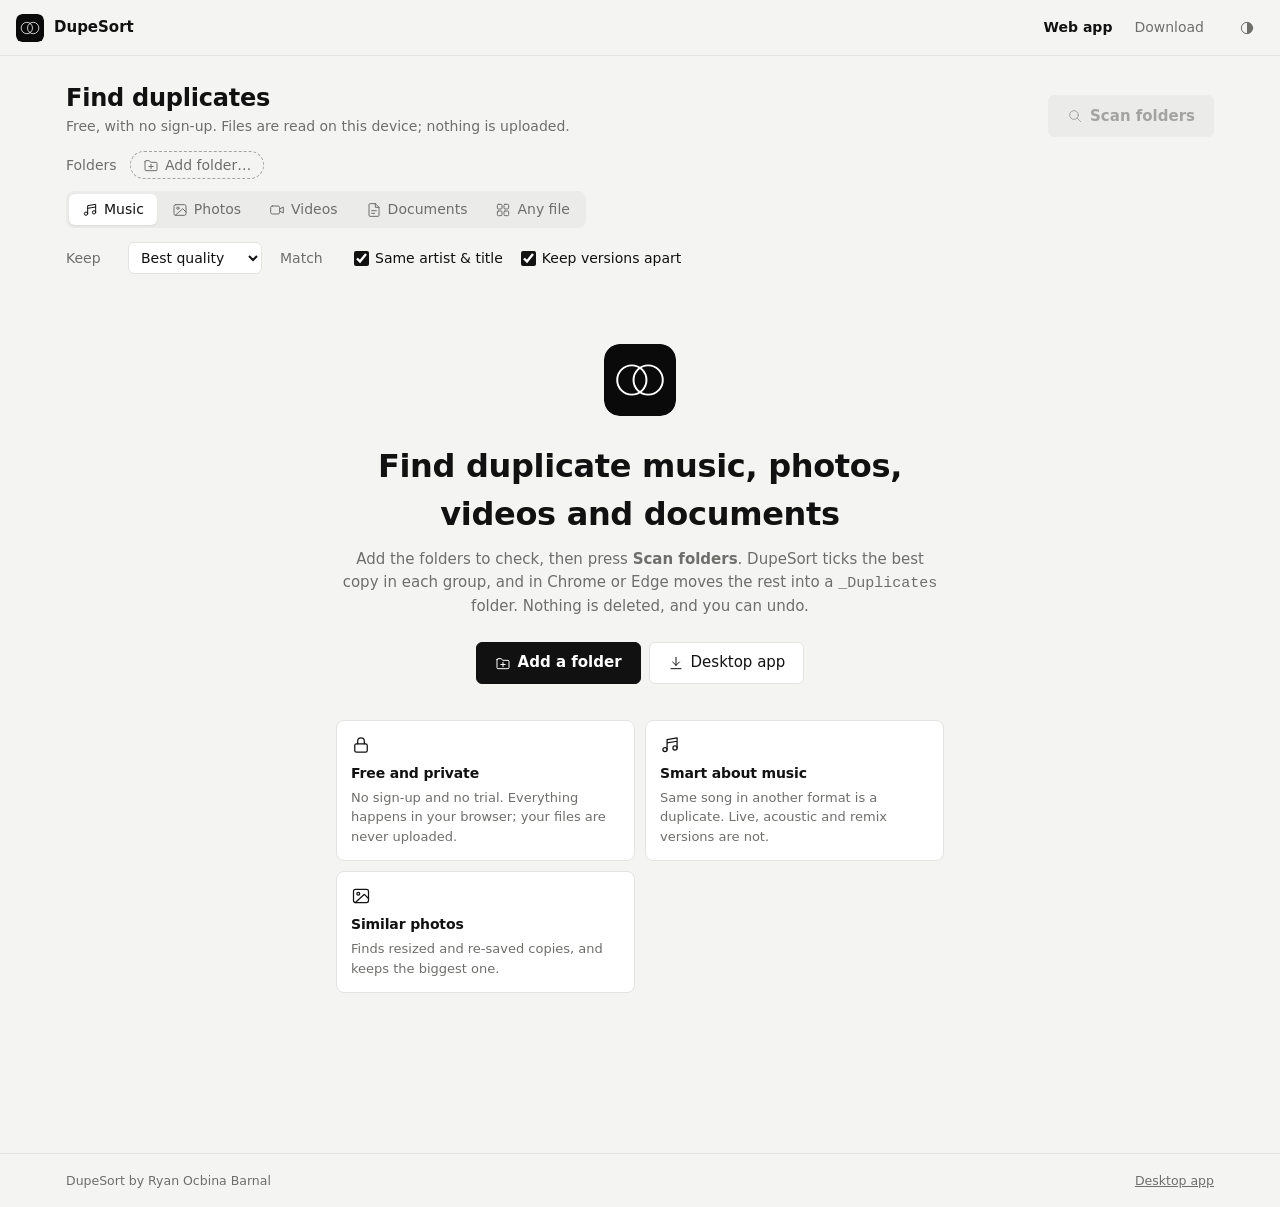
<file: web/index.html>
<!doctype html>
<html lang="en">
<head>
  <meta charset="utf-8">
  <meta name="viewport" content="width=device-width, initial-scale=1">
  <title>DupeSort · Find duplicate files in your browser</title>
  <meta name="description" content="Find duplicate music, photos, videos and documents right in your browser. Live, acoustic and remix versions stay apart. Files never leave your device.">
  <meta name="theme-color" content="#0a0a0a">
  <link rel="icon" href="logo.svg" type="image/svg+xml">
  <link rel="apple-touch-icon" href="icon-512.png">
  <link rel="stylesheet" href="css/style.css">
  <script>try{var t=localStorage.getItem('dupesort-theme');if(t&&t!=='auto')document.documentElement.dataset.theme=t}catch(e){}</script>
</head>
<body>
  <header class="topbar">
    <a class="brand" href="./"><img src="logo.svg" alt="">DupeSort</a>
    <nav class="nav">
      <a href="./" aria-current="page">Web app</a>
      <a href="download.html">Download</a>
    </nav>
    <button class="icon-btn" id="theme" type="button"></button>
  </header>

  <main>
    <div class="page-head">
      <div class="grow">
        <h1 id="title">Find duplicates</h1>
        <p class="muted">Free, with no sign-up. Files are read on this device; nothing is uploaded.</p>
      </div>
      <button class="btn primary lg" id="scan" type="button" disabled><i data-icon="scan"></i>Scan folders</button>
    </div>

    <div class="row" style="align-items:flex-start;margin-bottom:12px">
      <span class="field-label" style="padding-top:4px">Folders</span>
      <div class="chips" id="chips">
        <button class="chip add" id="add" type="button"><i data-icon="folder-plus"></i>Add folder…</button>
      </div>
    </div>

    <div class="segments" id="categories" role="group" aria-label="What to look for"></div>

    <div class="options" id="options"></div>

    <div class="notice" id="readonly" hidden>
      <i data-icon="info"></i>
      <p>This browser can read folders but not change them, so DupeSort shows what it finds and
        lets you save a report. To <strong>move duplicates</strong> into a <code>_Duplicates</code> folder, use
        Chrome or Edge on a computer, or the <a href="download.html">desktop app</a>.</p>
    </div>

    <div class="progress" id="progress" hidden>
      <div class="bar"><i></i></div>
      <span class="text"></span>
      <button class="btn ghost" id="cancel" type="button"><i data-icon="close"></i>Cancel</button>
    </div>

    <section class="hero" id="hero" style="margin-top:0">
      <img src="logo.svg" alt="">
      <h2>Find duplicate music, photos, videos and documents</h2>
      <p>Add the folders to check, then press <b>Scan folders</b>. DupeSort ticks the best copy in each
        group, and in Chrome or Edge moves the rest into a <code>_Duplicates</code> folder. Nothing is
        deleted, and you can undo.</p>
      <div class="row">
        <button class="btn primary lg" id="hero-add" type="button"><i data-icon="folder-plus"></i>Add a folder</button>
        <a class="btn lg" href="download.html"><i data-icon="download"></i>Desktop app</a>
      </div>
      <div class="points">
        <div class="point"><i data-icon="lock"></i><h3>Free and private</h3><p>No sign-up and no trial. Everything happens in your browser; your files are never uploaded.</p></div>
        <div class="point"><i data-icon="music"></i><h3>Smart about music</h3><p>Same song in another format is a duplicate. Live, acoustic and remix versions are not.</p></div>
        <div class="point"><i data-icon="photos"></i><h3>Similar photos</h3><p>Finds resized and re-saved copies, and keeps the biggest one.</p></div>
      </div>
    </section>

    <div id="results" hidden>
      <div class="summary-line" id="summary"></div>
      <div id="groups"></div>
      <div class="more" id="more" hidden><button class="btn" type="button">Show more groups</button></div>
    </div>
  </main>

  <div class="actionbar" id="actionbar" hidden>
    <div class="inner">
      <div class="player" id="player" hidden>
        <button class="icon-btn" id="p-toggle" type="button"></button>
        <span class="p-name" id="p-name"></span>
        <input type="range" id="p-seek" min="0" max="1000" value="0" aria-label="Position">
        <span class="p-time" id="p-time"></span>
        <button class="icon-btn" id="p-close" type="button" aria-label="Stop"><i data-icon="close"></i></button>
      </div>
      <span class="grow" id="bar-text"></span>
      <button class="btn" id="report" type="button"><i data-icon="report"></i>Save report</button>
      <button class="btn primary" id="move" type="button"><i data-icon="move"></i>Move duplicates to _Duplicates</button>
    </div>
  </div>

  <div class="toast" id="toast" hidden role="status"><span></span><button class="btn" type="button" id="undo"><i data-icon="undo"></i>Undo</button></div>

  <footer>
    <div class="inner">
      <span>DupeSort by Ryan Ocbina Barnal</span>
      <span><a href="download.html">Desktop app</a></span>
    </div>
  </footer>

  <script type="module" src="js/app.js"></script>
</body>
</html>
</file>
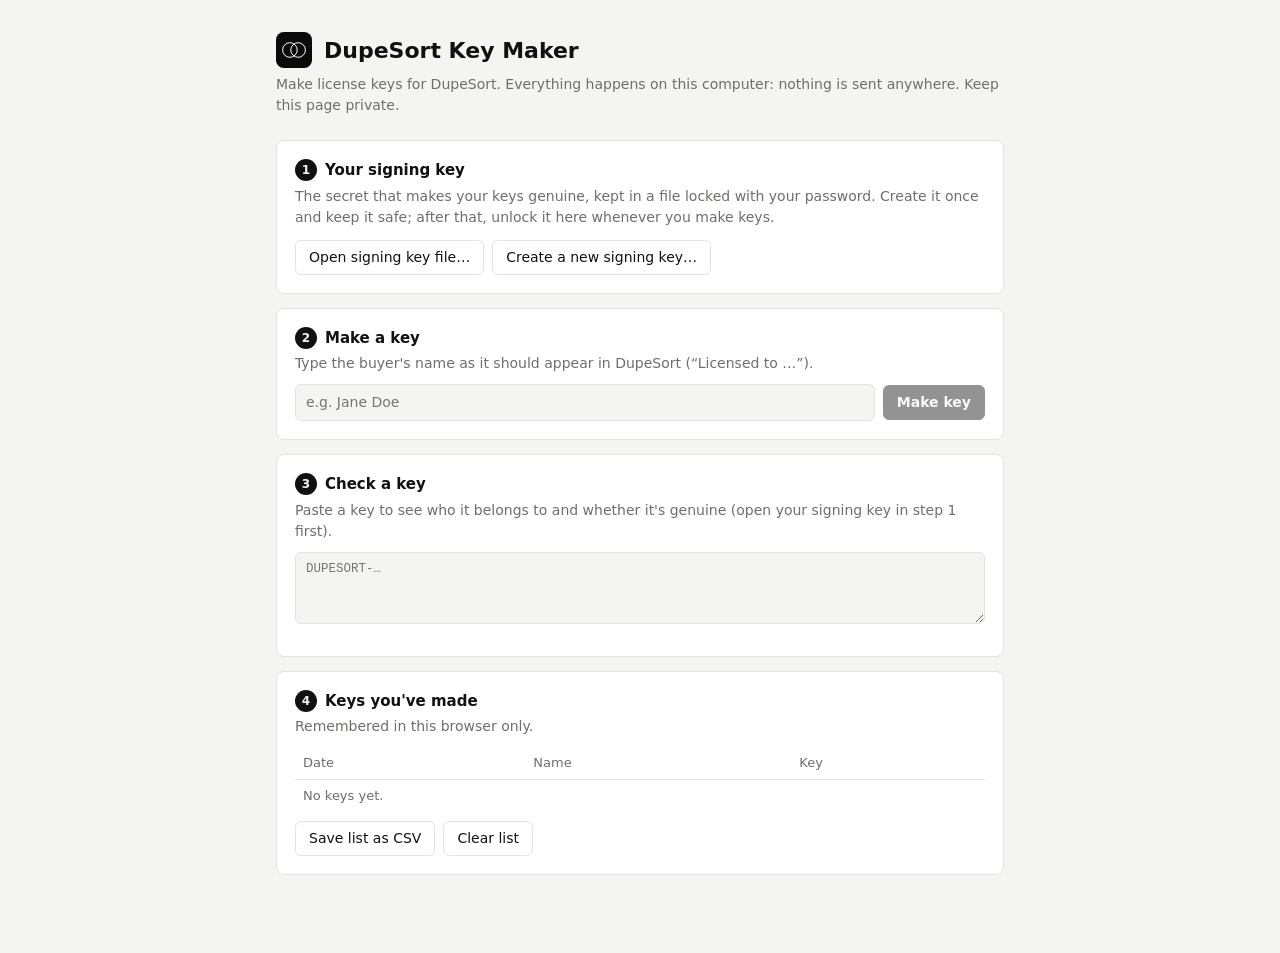
<file: packaging/DupeSort Key Maker.html>
<!doctype html>
<html lang="en">
<head>
<meta charset="utf-8">
<meta name="viewport" content="width=device-width, initial-scale=1">
<title>DupeSort Key Maker</title>
<style>
  :root { --bg:#f4f4f3; --surface:#fff; --line:#e3e3e1; --fg:#111; --muted:#6e6e6b; --soft:#ebebea; --ok:#15803d; --bad:#b42318; color-scheme: light; }
  @media (prefers-color-scheme: dark) { :root { --bg:#0e0e0e; --surface:#161616; --line:#2a2a2a; --fg:#ededed; --muted:#8f8f8c; --soft:#262626; --ok:#4ade80; --bad:#ff7b72; color-scheme: dark; } }
  * { box-sizing: border-box; }
  body { margin: 0; background: var(--bg); color: var(--fg); font: 14px/1.5 Inter, system-ui, -apple-system, "Segoe UI", Roboto, sans-serif; }
  main { max-width: 760px; margin: 0 auto; padding: 32px 16px 64px; }
  header { display: flex; align-items: center; gap: 12px; margin-bottom: 6px; }
  header svg { width: 36px; height: 36px; flex: none; }
  h1 { font-size: 22px; font-weight: 600; margin: 0; }
  .lead { color: var(--muted); margin: 0 0 24px; }
  section { background: var(--surface); border: 1px solid var(--line); border-radius: 8px; padding: 18px; margin-bottom: 14px; }
  h2 { font-size: 15px; font-weight: 600; margin: 0 0 4px; display: flex; gap: 8px; align-items: center; }
  h2 .n { display: inline-grid; place-items: center; width: 22px; height: 22px; border-radius: 50%; background: var(--fg); color: var(--bg); font-size: 12px; }
  p { margin: 0 0 10px; }
  .muted { color: var(--muted); }
  .row { display: flex; gap: 8px; flex-wrap: wrap; align-items: center; }
  button, .btn { font: inherit; min-height: 34px; padding: 6px 13px; border-radius: 6px; border: 1px solid var(--line); background: var(--surface); color: var(--fg); cursor: pointer; text-decoration: none; display: inline-flex; align-items: center; gap: 6px; white-space: nowrap; }
  button:hover, .btn:hover { background: var(--soft); }
  button.primary { background: var(--fg); color: var(--bg); border-color: var(--fg); font-weight: 600; }
  button:disabled { opacity: .45; cursor: default; }
  input[type=text], textarea { font: inherit; color: inherit; background: var(--bg); border: 1px solid var(--line); border-radius: 6px; padding: 7px 10px; width: 100%; }
  textarea { font-family: ui-monospace, "SF Mono", Menlo, Consolas, monospace; font-size: 12.5px; resize: vertical; }
  code, .mono { font-family: ui-monospace, "SF Mono", Menlo, Consolas, monospace; font-size: 12.5px; overflow-wrap: anywhere; }
  .box { background: var(--bg); border: 1px solid var(--line); border-radius: 6px; padding: 10px 12px; margin: 10px 0; }
  .ok { color: var(--ok); } .bad { color: var(--bad); }
  .warn { border-left: 3px solid var(--fg); padding: 6px 10px; background: var(--bg); margin: 10px 0; }
  table { width: 100%; border-collapse: collapse; font-size: 13px; }
  th, td { text-align: left; padding: 6px 8px; border-top: 1px solid var(--line); vertical-align: top; }
  th { color: var(--muted); font-weight: 500; border-top: 0; }
  [hidden] { display: none !important; }
</style>
</head>
<body>
<main>
  <header>
    <svg viewBox="0 0 512 512" aria-hidden="true"><rect width="512" height="512" rx="112" fill="#0a0a0a"/><g fill="none" stroke="#fff" stroke-width="14"><circle cx="198" cy="256" r="104"/><circle cx="314" cy="256" r="104"/></g></svg>
    <h1>DupeSort Key Maker</h1>
  </header>
  <p class="lead">Make license keys for DupeSort. Everything happens on this computer: nothing is sent anywhere. Keep this page private.</p>

  <section>
    <h2><span class="n">1</span> Your signing key</h2>
    <p class="muted">The secret that makes your keys genuine, kept in a file locked with your password.
      Create it once and keep it safe; after that, unlock it here whenever you make keys.</p>

    <div id="current" hidden>
      <p style="margin:0 0 6px">Signing key file: <span class="mono" id="current-path"></span></p>
    </div>

    <div id="unlock" hidden>
      <div class="row" style="flex-wrap:nowrap">
        <input id="unlock-pw" type="password" placeholder="Password for the signing key" autocomplete="current-password">
        <button id="unlock-btn" class="primary" type="button">Unlock</button>
      </div>
      <p class="muted" id="unlock-msg" style="margin:6px 0 0"></p>
    </div>

    <div id="loaded" hidden>
      <p class="ok" style="margin-top:4px">✓ Signing key unlocked. It stays in memory only, until you close this page.</p>
      <p>Public key (safe to share; it goes into the app):</p>
      <div class="box mono" id="public"></div>
      <div class="row">
        <button id="copy-public" type="button">Copy public key</button>
        <button id="reveal" type="button" hidden>Show in folder</button>
        <span class="muted" id="public-note"></span>
      </div>
    </div>

    <div class="row" id="choose" style="margin-top:12px">
      <button id="open" type="button">Open signing key file…</button>
      <button id="create" type="button">Create a new signing key…</button>
      <input id="file" type="file" accept=".txt,*" hidden>
    </div>

    <div id="path-form" hidden style="margin-top:10px">
      <p class="muted" style="margin:0 0 6px">Paste the key file's location (in Explorer: Shift + right-click the file → Copy as path).</p>
      <div class="row" style="flex-wrap:nowrap">
        <input id="path" type="text" placeholder="e.g. D:\Keys\dupesort-signing-key.txt">
        <button id="path-btn" type="button">Open</button>
      </div>
    </div>

    <div id="new-form" hidden style="margin-top:12px">
      <p style="margin:0 0 6px"><b>Choose a password</b> for the new signing key (at least 10 characters).
        Nothing stores it: if you forget it, the key is gone and keys can't be made for versions already released.</p>
      <div class="row" style="flex-wrap:nowrap">
        <input id="new-pw" type="password" placeholder="Password" autocomplete="new-password">
        <input id="new-pw2" type="password" placeholder="Type it again" autocomplete="new-password">
        <button id="new-btn" class="primary" type="button">Create</button>
      </div>
      <p class="muted" id="new-msg" style="margin:6px 0 0"></p>
    </div>

    <div class="warn" id="created-warning" hidden></div>
  </section>

  <section>
    <h2><span class="n">2</span> Make a key</h2>
    <p class="muted">Type the buyer's name as it should appear in DupeSort (“Licensed to …”).</p>
    <div class="row" style="flex-wrap:nowrap">
      <input id="name" type="text" placeholder="e.g. Jane Doe" autocomplete="off">
      <button id="make" class="primary" type="button" disabled>Make key</button>
    </div>
    <div id="made" hidden>
      <div class="box mono" id="key"></div>
      <div class="row">
        <button id="copy-key" type="button">Copy key</button>
        <a class="btn" id="email" href="#">Email it…</a>
        <span class="muted" id="made-note"></span>
      </div>
    </div>
  </section>

  <section>
    <h2><span class="n">3</span> Check a key</h2>
    <p class="muted">Paste a key to see who it belongs to and whether it's genuine (open your signing key in step 1 first).</p>
    <textarea id="check" rows="3" placeholder="DUPESORT-…"></textarea>
    <p id="check-result" style="margin:8px 0 0"></p>
  </section>

  <section>
    <h2><span class="n">4</span> Keys you've made</h2>
    <p class="muted">Remembered in this browser only.</p>
    <table><thead><tr><th>Date</th><th>Name</th><th>Key</th></tr></thead><tbody id="log"></tbody></table>
    <div class="row" style="margin-top:10px">
      <button id="export" type="button">Save list as CSV</button>
      <button id="clear" type="button">Clear list</button>
    </div>
  </section>
</main>
<script id="core">
(() => {
// Ed25519 (RFC 8032) and DupeSort license keys, the same as dupesort/licensing.py.
// Pure JavaScript with BigInt; SHA-512 comes from the browser (or Node) Web Crypto API.

const p = 2n ** 255n - 19n;
const q = 2n ** 252n + 27742317777372353535851937790883648493n;
const mod = (a, m = p) => ((a % m) + m) % m;

function powmod(b, e, m = p) {
  let r = 1n;
  b = mod(b, m);
  while (e > 0n) {
    if (e & 1n) r = (r * b) % m;
    b = (b * b) % m;
    e >>= 1n;
  }
  return r;
}

const d = mod(-121665n * powmod(121666n, p - 2n));
const sqrtM1 = powmod(2n, (p - 1n) / 4n);

function add(P, Q) {
  const A = mod((P[1] - P[0]) * (Q[1] - Q[0])), B = mod((P[1] + P[0]) * (Q[1] + Q[0]));
  const C = mod(2n * P[3] * Q[3] * d), D = mod(2n * P[2] * Q[2]);
  const E = B - A, F = D - C, G = D + C, H = B + A;
  return [mod(E * F), mod(G * H), mod(F * G), mod(E * H)];
}

function mul(s, P) {
  let Q = [0n, 1n, 1n, 0n];
  while (s > 0n) {
    if (s & 1n) Q = add(Q, P);
    P = add(P, P);
    s >>= 1n;
  }
  return Q;
}

function recoverX(y, sign) {
  if (y >= p) return null;
  const x2 = mod((y * y - 1n) * powmod(d * y * y + 1n, p - 2n));
  if (x2 === 0n) return sign ? null : 0n;
  let x = powmod(x2, (p + 3n) / 8n);
  if (mod(x * x - x2) !== 0n) x = mod(x * sqrtM1);
  if (mod(x * x - x2) !== 0n) return null;
  if (Number(x & 1n) !== sign) x = p - x;
  return x;
}

const gy = mod(4n * powmod(5n, p - 2n));
const gx = recoverX(gy, 0);
const G = [gx, gy, 1n, mod(gx * gy)];

const toLE = (n, len = 32) => {
  const out = new Uint8Array(len);
  for (let i = 0; i < len; i++, n >>= 8n) out[i] = Number(n & 255n);
  return out;
};
const fromLE = (b) => b.reduceRight((acc, x) => (acc << 8n) | BigInt(x), 0n);

function compress(P) {
  const zinv = powmod(P[2], p - 2n);
  const x = mod(P[0] * zinv), y = mod(P[1] * zinv);
  return toLE(y | ((x & 1n) << 255n));
}

function decompress(s) {
  if (s.length !== 32) return null;
  let y = fromLE(s);
  const sign = Number(y >> 255n);
  y &= (1n << 255n) - 1n;
  const x = recoverX(y, sign);
  return x === null ? null : [x, y, 1n, mod(x * y)];
}

function equal(P, Q) {
  return mod(P[0] * Q[2] - Q[0] * P[2]) === 0n && mod(P[1] * Q[2] - Q[1] * P[2]) === 0n;
}

const concat = (...parts) => {
  const out = new Uint8Array(parts.reduce((n, x) => n + x.length, 0));
  let o = 0;
  for (const x of parts) {
    out.set(x, o);
    o += x.length;
  }
  return out;
};

async function sha512(bytes) {
  return new Uint8Array(await crypto.subtle.digest('SHA-512', bytes));
}

async function expand(secret) {
  const h = await sha512(secret);
  let a = fromLE(h.slice(0, 32));
  a &= (1n << 254n) - 8n;
  a |= 1n << 254n;
  return [a, h.slice(32)];
}

const modq = async (bytes) => mod(fromLE(await sha512(bytes)), q);

async function publicKeyOf(secret) {
  const [a] = await expand(secret);
  return compress(mul(a, G));
}

async function sign(secret, message) {
  const [a, prefix] = await expand(secret);
  const A = compress(mul(a, G));
  const r = await modq(concat(prefix, message));
  const Rs = compress(mul(r, G));
  const s = mod(r + (await modq(concat(Rs, A, message))) * a, q);
  return concat(Rs, toLE(s));
}

async function verify(publicKey, message, signature) {
  if (publicKey.length !== 32 || signature.length !== 64) return false;
  const A = decompress(publicKey), R = decompress(signature.slice(0, 32));
  if (!A || !R) return false;
  const s = fromLE(signature.slice(32));
  if (s >= q) return false;
  const h = await modq(concat(signature.slice(0, 32), publicKey, message));
  return equal(mul(s, G), add(R, mul(h, A)));
}

// --- DupeSort license keys ---------------------------------------------------------------------

const hex = (b) => [...b].map((x) => x.toString(16).padStart(2, '0')).join('');
function unhex(text) {
  const t = (text || '').trim().toLowerCase();
  if (!/^([0-9a-f]{2})+$/.test(t)) return null;
  return new Uint8Array(t.match(/../g).map((x) => parseInt(x, 16)));
}

const B32 = 'ABCDEFGHIJKLMNOPQRSTUVWXYZ234567';
function base32(bytes) {
  let bits = 0, value = 0, out = '';
  for (const b of bytes) {
    value = (value << 8) | b;
    bits += 8;
    while (bits >= 5) {
      out += B32[(value >>> (bits - 5)) & 31];
      bits -= 5;
    }
  }
  if (bits > 0) out += B32[(value << (5 - bits)) & 31];
  return out;
}
function unbase32(text) {
  let bits = 0, value = 0;
  const out = [];
  for (const ch of text) {
    const i = B32.indexOf(ch);
    if (i < 0) return null;
    value = (value << 5) | i;
    bits += 5;
    if (bits >= 8) {
      out.push((value >>> (bits - 8)) & 255);
      bits -= 8;
    }
  }
  return new Uint8Array(out);
}

const PREFIX = 'DUPESORT';

/** Same as licensing.make_key: payload {"v":1,"n":name,"d":date} + Ed25519 signature. */
async function makeKey(secret, name, issued) {
  const date = issued || new Date().toISOString().slice(0, 10);
  const payload = new TextEncoder().encode(JSON.stringify({ v: 1, n: name.trim(), d: date }));
  if (payload.length > 255) throw new Error('The name is too long for a key.');
  const raw = concat(new Uint8Array([payload.length]), payload, await sign(secret, payload));
  const text = base32(raw);
  return `${PREFIX}-${text.match(/.{1,5}/g).join('-')}`;
}

/** Same as licensing.read_key: {name, issued} for a genuine key, else null. */
async function readKey(text, publicKey) {
  let clean = (text || '').toUpperCase().replace(/[^A-Z0-9]/g, '');
  if (clean.startsWith(PREFIX)) clean = clean.slice(PREFIX.length);
  const raw = unbase32(clean);
  if (!raw || raw.length < 66) return null;
  const n = raw[0];
  const payload = raw.slice(1, 1 + n), signature = raw.slice(1 + n);
  if (!(await verify(publicKey, payload, signature))) return null;
  try {
    const data = JSON.parse(new TextDecoder().decode(payload));
    return { name: String(data.n ?? ''), issued: String(data.d ?? '') };
  } catch {
    return null;
  }
}

// --- the signing key file, optionally locked with a password -----------------------------------
// Plain: 64 hexadecimal characters (the same as packaging/license_tool.py).
// Locked: "DUPESORT-PRIVATE-KEY-1:" + base64(salt 16 | iv 12 | AES-256-GCM ciphertext), with the
// AES key derived from the password by PBKDF2-SHA256 (600,000 rounds). The password isn't stored.
const LOCKED_PREFIX = 'DUPESORT-PRIVATE-KEY-1:';
const KDF_ROUNDS = 600000;
const MIN_PASSWORD = 10;

const b64 = (bytes) => btoa(String.fromCharCode(...bytes));
const unb64 = (text) => Uint8Array.from(atob(text), (c) => c.charCodeAt(0));

async function aesKey(password, salt) {
  const base = await crypto.subtle.importKey('raw', new TextEncoder().encode(password), 'PBKDF2', false, ['deriveKey']);
  return crypto.subtle.deriveKey({ name: 'PBKDF2', salt, iterations: KDF_ROUNDS, hash: 'SHA-256' }, base,
    { name: 'AES-GCM', length: 256 }, false, ['encrypt', 'decrypt']);
}

function isLocked(text) {
  return (text || '').trim().startsWith(LOCKED_PREFIX);
}

/** The key file's text for `secret`: locked with `password`, or plain hex if none is given. */
async function keyFileText(secret, password) {
  if (!password) return hex(secret) + '\n';
  if (password.length < MIN_PASSWORD) throw new Error(`Use a password of at least ${MIN_PASSWORD} characters.`);
  const salt = crypto.getRandomValues(new Uint8Array(16)), iv = crypto.getRandomValues(new Uint8Array(12));
  const ct = new Uint8Array(await crypto.subtle.encrypt({ name: 'AES-GCM', iv }, await aesKey(password, salt), secret));
  return LOCKED_PREFIX + b64(concat(salt, iv, ct)) + '\n';
}

/** The 32-byte secret from a key file's text. Throws "password needed" / "wrong password". */
async function secretFromFile(text, password) {
  const t = (text || '').trim();
  if (!isLocked(t)) {
    const bytes = unhex(t);
    if (!bytes || bytes.length !== 32) throw new Error("That file isn't a DupeSort signing key.");
    return bytes;
  }
  if (!password) throw new Error('password needed');
  let raw;
  try {
    raw = unb64(t.slice(LOCKED_PREFIX.length));
  } catch {
    throw new Error("That file isn't a DupeSort signing key.");
  }
  try {
    const plain = await crypto.subtle.decrypt({ name: 'AES-GCM', iv: raw.slice(16, 28) },
      await aesKey(password, raw.slice(0, 16)), raw.slice(28));
    return new Uint8Array(plain);
  } catch {
    throw new Error('wrong password');
  }
}

globalThis.DupeKeys = { publicKeyOf, sign, verify, hex, unhex, PREFIX, makeKey, readKey,
  isLocked, keyFileText, secretFromFile, MIN_PASSWORD };
})();
</script>
<script>
(() => {
  const K = globalThis.DupeKeys;
  const $ = (s) => document.querySelector(s);
  const APP = window.KEYMAKER || null; // set when the page runs inside DupeSort Key Maker
  let secret = null, publicKey = null, lockedText = null, failures = 0;
  const LOG = 'dupesort-keymaker-log';
  let ledgerRows = [];

  const esc = (s) => String(s).replace(/[&<>"']/g, (c) => ({ '&': '&amp;', '<': '&lt;', '>': '&gt;', '"': '&quot;', "'": '&#39;' })[c]);

  async function api(path, body = {}) {
    const res = await fetch(path, { method: 'POST', headers: { 'Content-Type': 'application/json', 'X-Token': APP.token }, body: JSON.stringify(body) });
    const data = await res.json().catch(() => ({}));
    if (!res.ok) throw new Error(data.error || `The Key Maker answered ${res.status}.`);
    return data;
  }

  // --- the ledger: a file next to the key (in the program), or this browser (page on its own) ---
  function readLocal() { try { return JSON.parse(localStorage.getItem(LOG) || '[]'); } catch { return []; } }
  async function addToLedger(row) {
    if (APP) ledgerRows = (await api('/api/ledger/add', row)).ledger;
    else {
      ledgerRows = readLocal().concat([row]);
      try { localStorage.setItem(LOG, JSON.stringify(ledgerRows)); } catch {}
    }
    renderLog();
  }
  function renderLog() {
    $('#log').innerHTML = ledgerRows.length
      ? ledgerRows.slice().reverse().map((r) => `<tr><td>${esc(r.date)}</td><td>${esc(r.name)}</td><td class="mono">${esc(r.key)}</td></tr>`).join('')
      : '<tr><td colspan="3" class="muted">No keys yet.</td></tr>';
  }

  // --- step 1 ---------------------------------------------------------------------------------
  function show(id, on) { $(id).hidden = !on; }

  async function useSecret(bytes, note = '') {
    secret = bytes;
    publicKey = await K.publicKeyOf(secret);
    $('#public').textContent = K.hex(publicKey);
    show('#loaded', true);
    show('#unlock', false);
    show('#new-form', false);
    show('#path-form', false);
    $('#public-note').textContent = note;
    $('#make').disabled = !$('#name').value.trim();
    checkKey();
  }

  async function openText(text, path) {
    lockedText = null;
    secret = null;
    show('#loaded', false);
    if (path) {
      $('#current-path').textContent = path;
      show('#current', true);
    }
    if (K.isLocked(text)) {
      lockedText = text;
      show('#unlock', true);
      $('#unlock-msg').textContent = '';
      $('#unlock-pw').value = '';
      $('#unlock-pw').focus();
      return;
    }
    await useSecret(await K.secretFromFile(text),
      'This key file has no password. Make a new locked one with “Create a new signing key…” when you can.');
  }

  async function unlock() {
    if (!lockedText) return;
    const btn = $('#unlock-btn');
    btn.disabled = true;
    $('#unlock-msg').textContent = 'Unlocking…';
    try {
      await useSecret(await K.secretFromFile(lockedText, $('#unlock-pw').value));
      failures = 0;
      $('#unlock-pw').value = '';
    } catch (e) {
      failures += 1;
      const wait = Math.min(30, 2 ** (failures - 1)); // a growing pause after wrong passwords
      $('#unlock-msg').textContent = e.message === 'wrong password'
        ? `That password doesn't open the key. Try again in ${wait} s.` : e.message;
      await new Promise((r) => setTimeout(r, wait * 1000));
      $('#unlock-msg').textContent = e.message === 'wrong password' ? "That password doesn't open the key." : e.message;
    } finally {
      btn.disabled = false;
    }
  }

  function download(name, text, type = 'text/plain') {
    const a = document.createElement('a');
    a.href = URL.createObjectURL(new Blob([text], { type }));
    a.download = name;
    a.click();
    setTimeout(() => URL.revokeObjectURL(a.href), 1000);
  }

  async function createKey() {
    const pw = $('#new-pw').value, pw2 = $('#new-pw2').value;
    if (pw.length < K.MIN_PASSWORD) return ($('#new-msg').textContent = `Use at least ${K.MIN_PASSWORD} characters.`);
    if (pw !== pw2) return ($('#new-msg').textContent = "The two passwords don't match.");
    $('#new-msg').textContent = 'Creating…';
    const bytes = crypto.getRandomValues(new Uint8Array(32));
    const text = await K.keyFileText(bytes, pw);
    let where;
    try {
      if (APP) where = (await api('/api/key/save', { text })).path;
      else download('dupesort-signing-key.txt', text);
    } catch (e) {
      $('#new-msg').textContent = e.message;
      return;
    }
    $('#new-pw').value = $('#new-pw2').value = '';
    if (where) {
      $('#current-path').textContent = where;
      show('#current', true);
    }
    const warn = $('#created-warning');
    warn.innerHTML = `<b>${where ? `Saved as ${esc(where)}.` : 'Saved as “dupesort-signing-key.txt” in your Downloads.'}</b> ` +
      'Back it up now (a USB drive and a password manager are good places) and remember the password: ' +
      "nothing stores it. Never share the file or put it in GitHub. Without it you can't make keys that existing " +
      'copies of DupeSort accept.';
    show('#created-warning', true);
    await useSecret(bytes, 'Send this public key to be put into DupeSort (dupesort/licensing.py), then release a new version.');
    if (APP) await loadLedger();
  }

  async function loadLedger() {
    if (APP) ledgerRows = (await api('/api/state')).ledger;
    else ledgerRows = readLocal();
    renderLog();
  }

  $('#unlock-btn').addEventListener('click', unlock);
  $('#unlock-pw').addEventListener('keydown', (e) => e.key === 'Enter' && unlock());
  $('#create').addEventListener('click', () => {
    if (secret && !confirm('A signing key is already unlocked. Create a different one? Keys made with the new one only work after its public key is in DupeSort.')) return;
    show('#new-form', true);
    show('#path-form', false);
    $('#new-msg').textContent = '';
    $('#new-pw').focus();
  });
  $('#new-btn').addEventListener('click', createKey);
  $('#new-pw2').addEventListener('keydown', (e) => e.key === 'Enter' && createKey());
  $('#open').addEventListener('click', () => {
    if (APP) {
      show('#path-form', true);
      show('#new-form', false);
      $('#path').focus();
    } else $('#file').click();
  });
  $('#path-btn').addEventListener('click', async () => {
    try {
      const r = await api('/api/key/read', { path: $('#path').value });
      await openText(r.text, r.path);
      show('#path-form', false);
      await loadLedger();
    } catch (e) {
      alert(e.message);
    }
  });
  $('#path').addEventListener('keydown', (e) => e.key === 'Enter' && $('#path-btn').click());
  $('#file').addEventListener('change', async (e) => {
    const f = e.target.files[0];
    e.target.value = '';
    if (!f) return;
    try {
      await openText(await f.text(), f.name);
    } catch (err) {
      alert(err.message);
    }
  });
  $('#copy-public').addEventListener('click', () => navigator.clipboard.writeText($('#public').textContent));
  $('#reveal').addEventListener('click', () => api('/api/reveal').catch((e) => alert(e.message)));

  // --- step 2: make a key ---------------------------------------------------------------------
  $('#name').addEventListener('input', () => { $('#make').disabled = !secret || !$('#name').value.trim(); });
  $('#name').addEventListener('keydown', (e) => { if (e.key === 'Enter' && !$('#make').disabled) $('#make').click(); });
  $('#make').addEventListener('click', async () => {
    const name = $('#name').value.trim();
    let key;
    try {
      key = await K.makeKey(secret, name);
    } catch (err) {
      alert(err.message);
      return;
    }
    const check = await K.readKey(key, publicKey);
    if (!check || check.name !== name) {
      alert('Something went wrong making that key. Please try again.');
      return;
    }
    $('#key').textContent = key;
    $('#made').hidden = false;
    $('#made-note').textContent = `For ${name}`;
    const subject = encodeURIComponent('Your DupeSort license key');
    const body = encodeURIComponent(
      `Hello ${name},\n\nThank you for buying DupeSort! Here is your license key:\n\n${key}\n\n` +
      'To activate: open DupeSort, choose Help > Activate DupeSort… (or click the trial button at the ' +
      'bottom of the sidebar), paste the key and press Activate.\n\nThe key works offline and stays ' +
      'activated when DupeSort updates. Please keep this email.\n');
    $('#email').href = `mailto:?subject=${subject}&body=${body}`;
    try {
      await addToLedger({ date: new Date().toISOString().slice(0, 10), name, key });
    } catch (e) {
      alert(`The key was made, but it couldn't be added to the ledger: ${e.message}`);
    }
  });
  $('#copy-key').addEventListener('click', () => navigator.clipboard.writeText($('#key').textContent));

  // --- step 3: check a key --------------------------------------------------------------------
  async function checkKey() {
    const text = $('#check').value.trim();
    const out = $('#check-result');
    if (!text) { out.textContent = ''; return; }
    if (!publicKey) { out.innerHTML = '<span class="muted">Unlock your signing key first (step 1).</span>'; return; }
    const lic = await K.readKey(text, publicKey);
    out.innerHTML = lic
      ? `<span class="ok">✓ Genuine.</span> Licensed to <b>${esc(lic.name)}</b>, made ${esc(lic.issued)}.`
      : '<span class="bad">✗ Not a genuine key</span> (or it was made with a different signing key).';
  }
  $('#check').addEventListener('input', checkKey);

  // --- step 4: keys made ----------------------------------------------------------------------
  $('#export').addEventListener('click', () => {
    const q = (v) => `"${String(v).replace(/"/g, '""')}"`;
    download('DupeSort keys.csv', '\ufeff' + [['Date', 'Name', 'Key'], ...ledgerRows.map((r) => [r.date, r.name, r.key])].map((r) => r.map(q).join(',')).join('\r\n') + '\r\n', 'text/csv');
  });
  $('#clear').addEventListener('click', () => {
    if (confirm('Clear the list of keys made in this browser? The keys themselves keep working.')) {
      try { localStorage.setItem(LOG, '[]'); } catch {}
      ledgerRows = [];
      renderLog();
    }
  });

  // --- start ----------------------------------------------------------------------------------
  (async () => {
    if (APP) {
      // In the program: the ledger is a file next to the key, so it isn't cleared from here.
      $('#clear').hidden = true;
      $('#reveal').hidden = false;
      document.querySelector('#log').closest('section').querySelector('.muted').textContent =
        'Saved in “DupeSort keys ledger.csv” next to your signing key file.';
      setInterval(() => api('/api/ping').catch(() => {}), 30000); // keep the program open
      const st = await api('/api/state');
      $('#open').textContent = 'Use another signing key file…';
      if (st.exists) {
        const r = await api('/api/key/read', {});
        await openText(r.text, r.path);
      } else {
        $('#current-path').textContent = 'none yet. Create one, or open the one you have.';
        show('#current', true);
      }
      ledgerRows = st.ledger;
    } else {
      ledgerRows = readLocal();
    }
    renderLog();
  })().catch((e) => alert(e.message));

  window.keymaker = { useSecret, openText, get publicKey() { return publicKey; } };  // for tests
})();
</script>
</body>
</html>
</file>
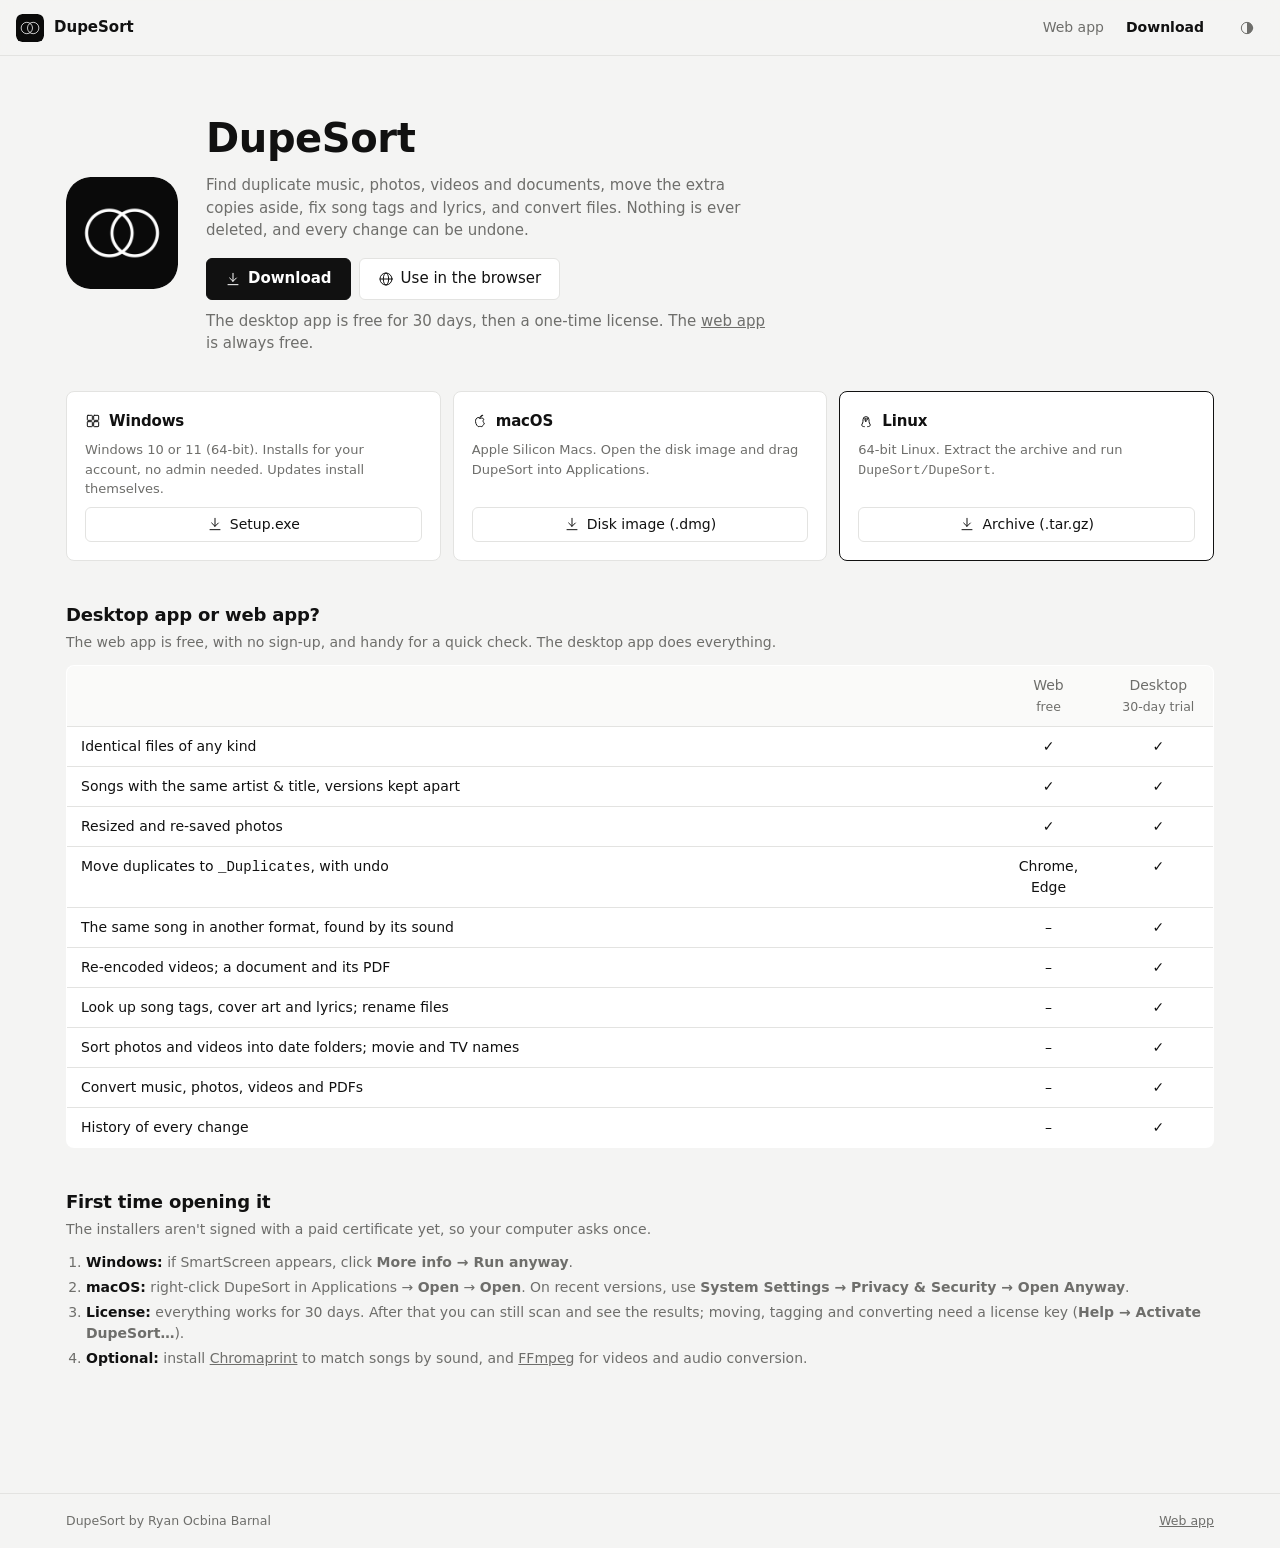
<file: web/download.html>
<!doctype html>
<html lang="en">
<head>
  <meta charset="utf-8">
  <meta name="viewport" content="width=device-width, initial-scale=1">
  <title>Download DupeSort for Windows, macOS and Linux</title>
  <meta name="description" content="DupeSort finds duplicate music, photos, videos and documents, moves the extra copies aside, fixes song tags and lyrics, and converts files. Free for Windows, macOS and Linux.">
  <meta name="theme-color" content="#0a0a0a">
  <link rel="icon" href="logo.svg" type="image/svg+xml">
  <link rel="apple-touch-icon" href="icon-512.png">
  <link rel="stylesheet" href="css/style.css">
  <script>try{var t=localStorage.getItem('dupesort-theme');if(t&&t!=='auto')document.documentElement.dataset.theme=t}catch(e){}</script>
</head>
<body>
  <header class="topbar">
    <a class="brand" href="./"><img src="logo.svg" alt="">DupeSort</a>
    <nav class="nav">
      <a href="./">Web app</a>
      <a href="download.html" aria-current="page">Download</a>
    </nav>
    <button class="icon-btn" id="theme" type="button"></button>
  </header>

  <main>
    <div class="dl-hero">
      <img src="icon-512.png" alt="DupeSort">
      <div>
        <h1>DupeSort</h1>
        <p>Find duplicate music, photos, videos and documents, move the extra copies aside, fix song
          tags and lyrics, and convert files. Nothing is ever deleted, and every change can be undone.</p>
        <div class="row">
          <a class="btn primary lg" id="main-dl" href="https://github.com/ryanbarnal/dupesort/releases/latest"><i data-icon="download"></i>Download</a>
          <a class="btn lg" href="./"><i data-icon="web"></i>Use in the browser</a>
        </div>
        <p class="small muted" style="margin:10px 0 0">The desktop app is free for 30 days, then a one-time license. The <a href="./">web app</a> is always free.</p>
        <p class="small muted" id="version" style="margin:4px 0 0"></p>
      </div>
    </div>

    <div class="cards" id="cards">
      <div class="card" data-os="Windows">
        <h3><i data-icon="windows"></i>Windows</h3>
        <p>Windows 10 or 11 (64-bit). Installs for your account, no admin needed. Updates install themselves.</p>
        <a class="btn" data-asset="windows" href="https://github.com/ryanbarnal/dupesort/releases/latest"><i data-icon="download"></i>Setup.exe</a>
      </div>
      <div class="card" data-os="macOS">
        <h3><i data-icon="apple"></i>macOS</h3>
        <p>Apple Silicon Macs. Open the disk image and drag DupeSort into Applications.</p>
        <a class="btn" data-asset="mac" href="https://github.com/ryanbarnal/dupesort/releases/latest"><i data-icon="download"></i>Disk image (.dmg)</a>
      </div>
      <div class="card" data-os="Linux">
        <h3><i data-icon="linux"></i>Linux</h3>
        <p>64-bit Linux. Extract the archive and run <code>DupeSort/DupeSort</code>.</p>
        <a class="btn" data-asset="linux" href="https://github.com/ryanbarnal/dupesort/releases/latest"><i data-icon="download"></i>Archive (.tar.gz)</a>
      </div>
    </div>

    <section>
      <h2>Desktop app or web app?</h2>
      <p>The web app is free, with no sign-up, and handy for a quick check. The desktop app does everything.</p>
      <table class="compare">
        <thead><tr><th></th><th>Web<br><span class="small">free</span></th><th>Desktop<br><span class="small">30-day trial</span></th></tr></thead>
        <tbody>
          <tr><td>Identical files of any kind</td><td>✓</td><td>✓</td></tr>
          <tr><td>Songs with the same artist &amp; title, versions kept apart</td><td>✓</td><td>✓</td></tr>
          <tr><td>Resized and re-saved photos</td><td>✓</td><td>✓</td></tr>
          <tr><td>Move duplicates to <code>_Duplicates</code>, with undo</td><td>Chrome, Edge</td><td>✓</td></tr>
          <tr><td>The same song in another format, found by its sound</td><td>–</td><td>✓</td></tr>
          <tr><td>Re-encoded videos; a document and its PDF</td><td>–</td><td>✓</td></tr>
          <tr><td>Look up song tags, cover art and lyrics; rename files</td><td>–</td><td>✓</td></tr>
          <tr><td>Sort photos and videos into date folders; movie and TV names</td><td>–</td><td>✓</td></tr>
          <tr><td>Convert music, photos, videos and PDFs</td><td>–</td><td>✓</td></tr>
          <tr><td>History of every change</td><td>–</td><td>✓</td></tr>
        </tbody>
      </table>
    </section>

    <section>
      <h2>First time opening it</h2>
      <p>The installers aren't signed with a paid certificate yet, so your computer asks once.</p>
      <ol class="steps">
        <li><strong>Windows:</strong> if SmartScreen appears, click <b>More info → Run anyway</b>.</li>
        <li><strong>macOS:</strong> right-click DupeSort in Applications → <b>Open</b> → <b>Open</b>. On recent
          versions, use <b>System Settings → Privacy &amp; Security → Open Anyway</b>.</li>
        <li><strong>License:</strong> everything works for 30 days. After that you can still scan and see the
          results; moving, tagging and converting need a license key (<b>Help → Activate DupeSort…</b>).</li>
        <li><strong>Optional:</strong> install <a href="https://acoustid.org/chromaprint">Chromaprint</a> to match
          songs by sound, and <a href="https://ffmpeg.org/download.html">FFmpeg</a> for videos and audio conversion.</li>
      </ol>
    </section>
  </main>

  <footer>
    <div class="inner">
      <span>DupeSort by Ryan Ocbina Barnal</span>
      <span><a href="./">Web app</a></span>
    </div>
  </footer>

  <script type="module">
    import { hydrateIcons, setupTheme } from './js/icons.js';
    hydrateIcons();
    setupTheme(document.querySelector('#theme'));

    const ua = navigator.userAgent;
    const os = /Windows/i.test(ua) ? 'Windows' : /Mac OS X|Macintosh/i.test(ua) && !/iPhone|iPad/i.test(ua) ? 'macOS'
      : /Linux/i.test(ua) && !/Android/i.test(ua) ? 'Linux' : null;
    const mine = os && document.querySelector(`.card[data-os="${os}"]`);
    if (mine) mine.classList.add('mine');

    try {
      const res = await fetch('https://api.github.com/repos/ryanbarnal/dupesort/releases/latest', { headers: { Accept: 'application/vnd.github+json' } });
      if (!res.ok) throw new Error(res.status);
      const rel = await res.json();
      const assets = rel.assets || [];
      const find = { windows: (n) => /setup\.exe$/i.test(n), mac: (n) => /\.dmg$/i.test(n), linux: (n) => /linux.*\.tar\.gz$/i.test(n) };
      const links = {};
      for (const [key, test] of Object.entries(find)) {
        const a = assets.find((x) => test(x.name));
        if (!a) continue;
        links[key] = a.browser_download_url;
        const btn = document.querySelector(`[data-asset="${key}"]`);
        btn.href = a.browser_download_url;
        btn.title = `${a.name} · ${(a.size / 1048576).toFixed(0)} MB`;
      }
      const version = (rel.tag_name || '').replace(/^v/, '');
      const date = rel.published_at ? new Date(rel.published_at).toLocaleDateString(undefined, { year: 'numeric', month: 'long', day: 'numeric' }) : '';
      document.querySelector('#version').innerHTML =
        `Version ${version}${date ? ` · ${date}` : ''}`;
      const key = { Windows: 'windows', macOS: 'mac', Linux: 'linux' }[os];
      const main = document.querySelector('#main-dl');
      if (key && links[key]) {
        main.href = links[key];
        main.lastChild.textContent = `Download for ${os}`;
      } else main.lastChild.textContent = 'All downloads';
    } catch {
      document.querySelector('#version').textContent = '';
    }
  </script>
</body>
</html>
</file>
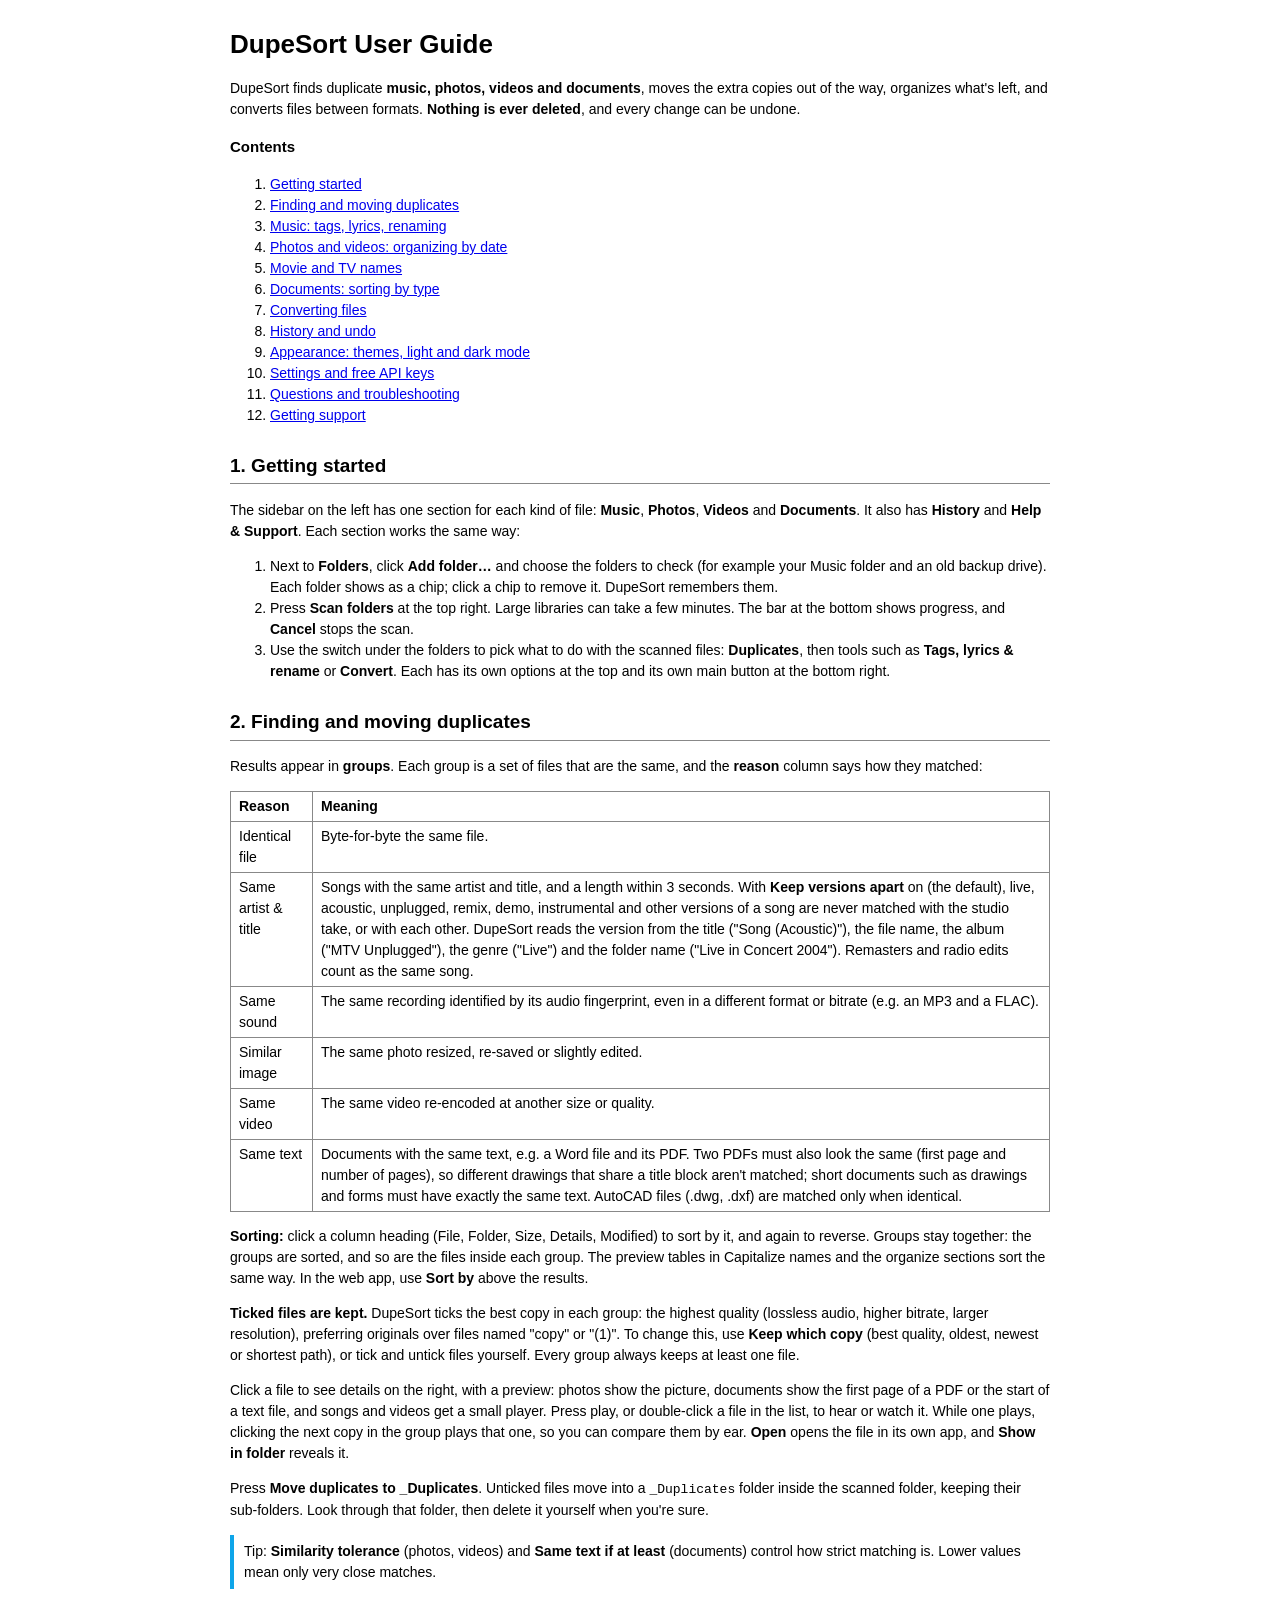
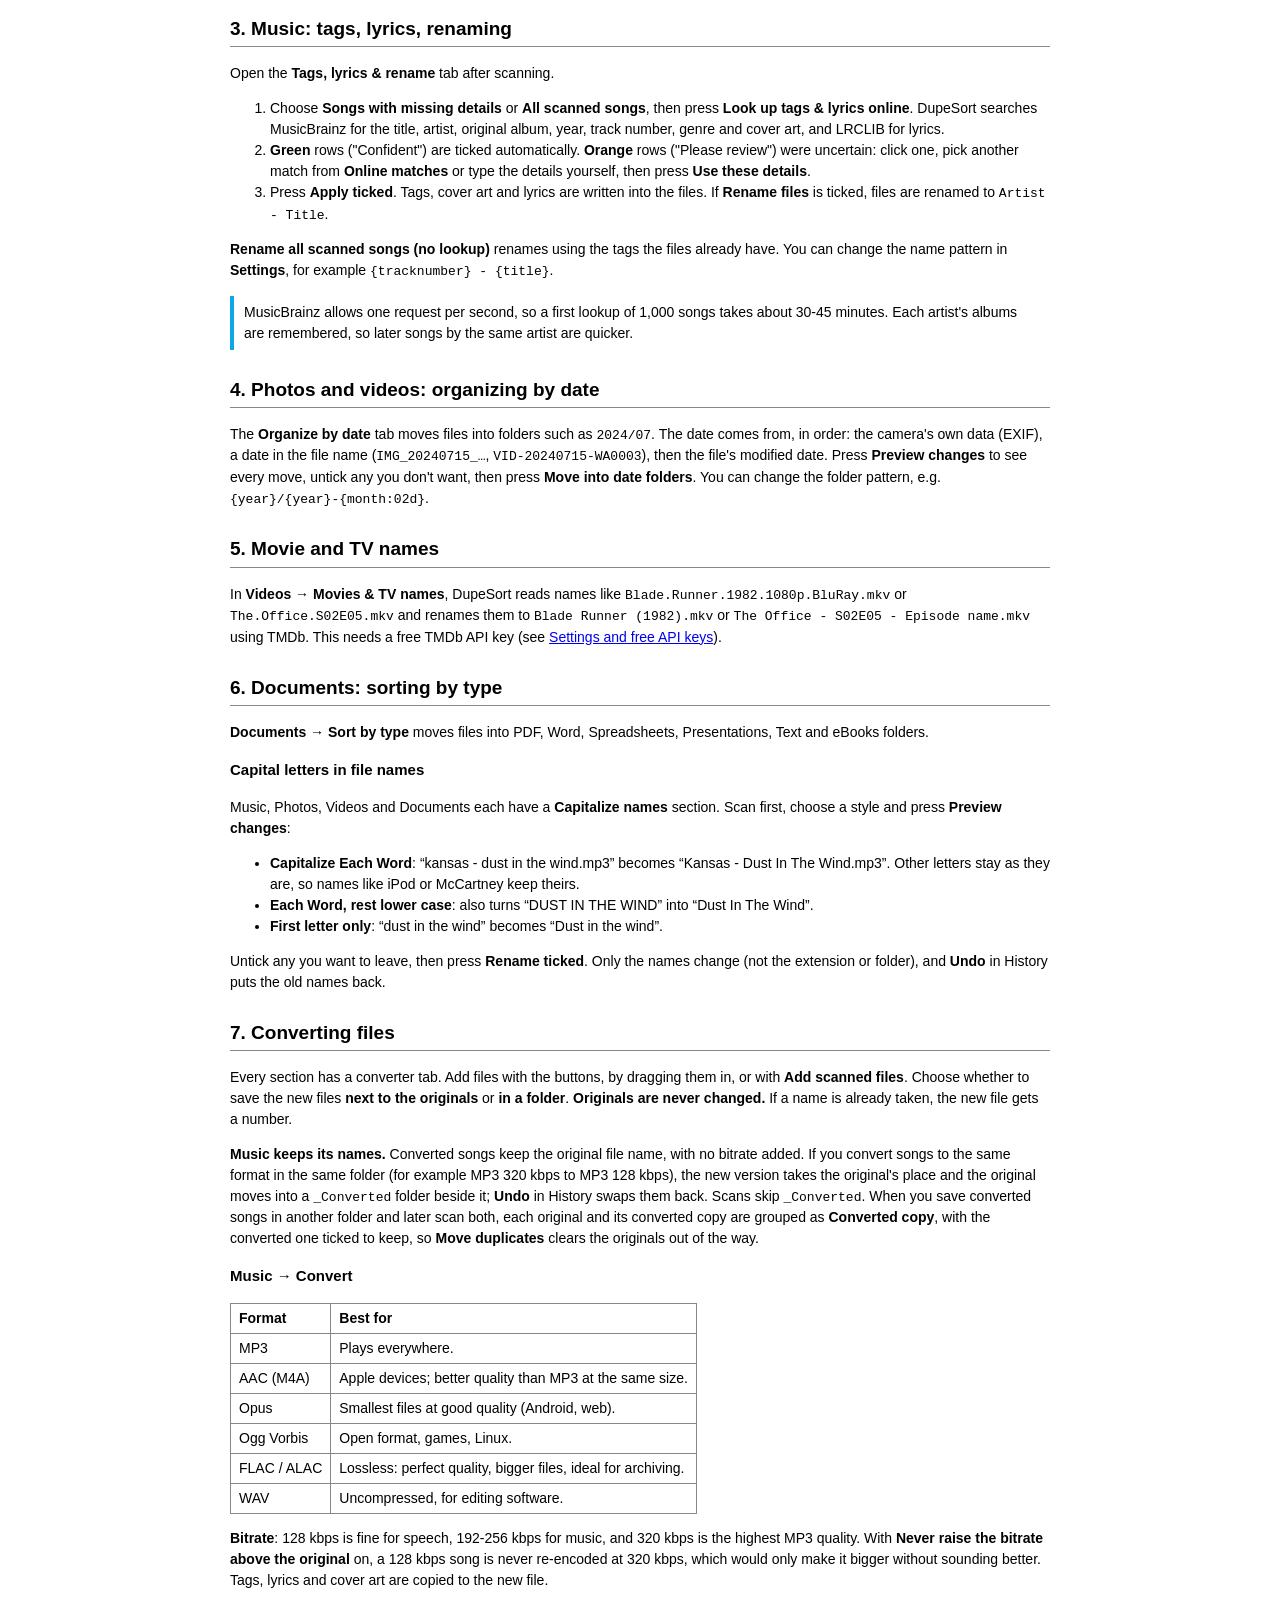
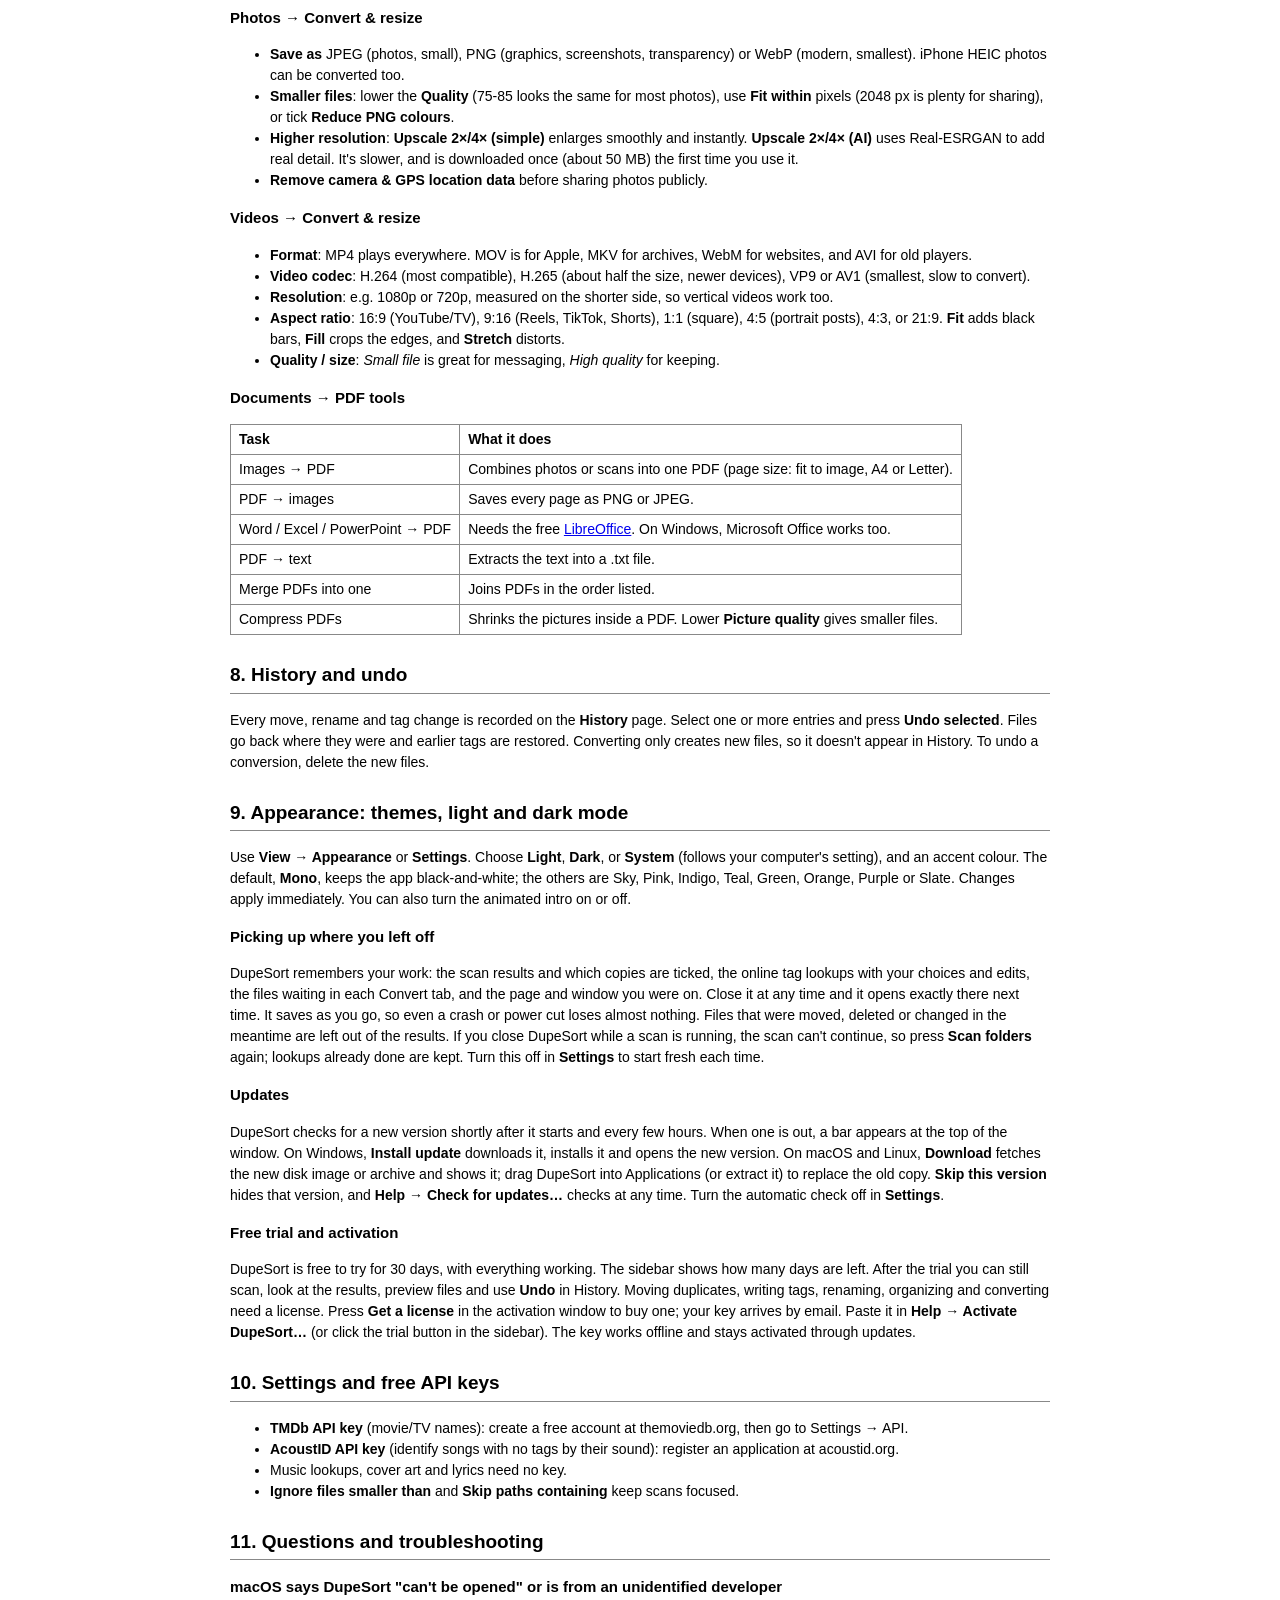
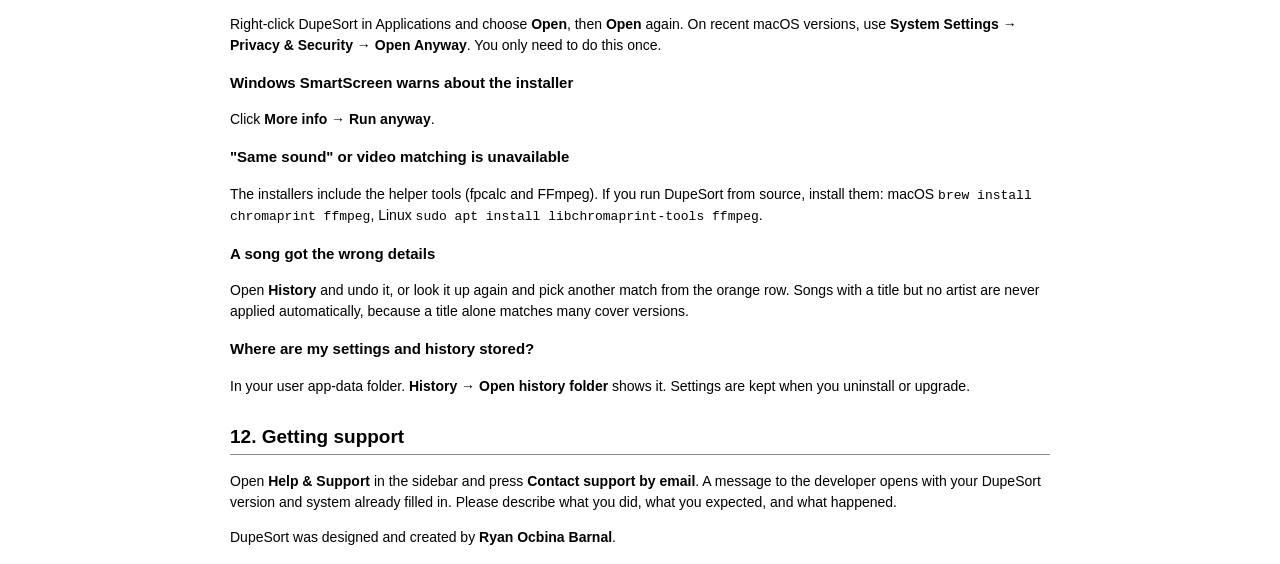
<file: dupesort/gui/guide.html>
<!DOCTYPE html>
<html>
<head>
<meta charset="utf-8">
<title>DupeSort User Guide</title>
<style>
  body { font-family: -apple-system, "Segoe UI", Roboto, Helvetica, Arial, sans-serif;
         font-size: 14px; line-height: 1.5; max-width: 820px; margin: 0 auto; padding: 8px 18px; }
  h1 { font-size: 26px; margin-bottom: 2px; }
  h2 { font-size: 19px; margin-top: 26px; border-bottom: 1px solid #888888; padding-bottom: 3px; }
  h3 { font-size: 15px; margin-top: 16px; }
  table { border-collapse: collapse; }
  td, th { border: 1px solid #888888; padding: 4px 8px; vertical-align: top; text-align: left; }
  .tip { padding: 6px 10px; border-left: 4px solid #0ea5e9; background: transparent; }
  code, kbd { font-family: Menlo, Consolas, monospace; font-size: 13px; }
</style>
</head>
<body>

<h1>DupeSort User Guide</h1>
<p>DupeSort finds duplicate <b>music, photos, videos and documents</b>, moves the extra copies
out of the way, organizes what's left, and converts files between formats.
<b>Nothing is ever deleted</b>, and every change can be undone.</p>

<h3>Contents</h3>
<ol>
  <li><a href="#start">Getting started</a></li>
  <li><a href="#dupes">Finding and moving duplicates</a></li>
  <li><a href="#music">Music: tags, lyrics, renaming</a></li>
  <li><a href="#photos">Photos and videos: organizing by date</a></li>
  <li><a href="#movies">Movie and TV names</a></li>
  <li><a href="#documents">Documents: sorting by type</a></li>
  <li><a href="#convert">Converting files</a></li>
  <li><a href="#history">History and undo</a></li>
  <li><a href="#appearance">Appearance: themes, light and dark mode</a></li>
  <li><a href="#settings">Settings and free API keys</a></li>
  <li><a href="#faq">Questions and troubleshooting</a></li>
  <li><a href="#support">Getting support</a></li>
</ol>

<h2 id="start">1. Getting started</h2>
<p>The sidebar on the left has one section for each kind of file: <b>Music</b>, <b>Photos</b>,
<b>Videos</b> and <b>Documents</b>. It also has <b>History</b> and <b>Help &amp; Support</b>.
Each section works the same way:</p>
<ol>
  <li>Next to <b>Folders</b>, click <b>Add folder…</b> and choose the folders to check (for
      example your Music folder and an old backup drive). Each folder shows as a chip; click a
      chip to remove it. DupeSort remembers them.</li>
  <li>Press <b>Scan folders</b> at the top right. Large libraries can take a few minutes. The
      bar at the bottom shows progress, and <b>Cancel</b> stops the scan.</li>
  <li>Use the switch under the folders to pick what to do with the scanned files:
      <b>Duplicates</b>, then tools such as <b>Tags, lyrics &amp; rename</b> or <b>Convert</b>.
      Each has its own options at the top and its own main button at the bottom right.</li>
</ol>

<h2 id="dupes">2. Finding and moving duplicates</h2>
<p>Results appear in <b>groups</b>. Each group is a set of files that are the same, and the
<b>reason</b> column says how they matched:</p>
<table>
  <tr><th>Reason</th><th>Meaning</th></tr>
  <tr><td>Identical file</td><td>Byte-for-byte the same file.</td></tr>
  <tr><td>Same artist &amp; title</td><td>Songs with the same artist and title, and a length within 3 seconds. With <b>Keep versions apart</b> on (the default), live, acoustic, unplugged, remix, demo, instrumental and other versions of a song are never matched with the studio take, or with each other. DupeSort reads the version from the title ("Song (Acoustic)"), the file name, the album ("MTV Unplugged"), the genre ("Live") and the folder name ("Live in Concert 2004"). Remasters and radio edits count as the same song.</td></tr>
  <tr><td>Same sound</td><td>The same recording identified by its audio fingerprint, even in a different format or bitrate (e.g. an MP3 and a FLAC).</td></tr>
  <tr><td>Similar image</td><td>The same photo resized, re-saved or slightly edited.</td></tr>
  <tr><td>Same video</td><td>The same video re-encoded at another size or quality.</td></tr>
  <tr><td>Same text</td><td>Documents with the same text, e.g. a Word file and its PDF. Two PDFs must also look the same (first page and number of pages), so different drawings that share a title block aren't matched; short documents such as drawings and forms must have exactly the same text. AutoCAD files (.dwg, .dxf) are matched only when identical.</td></tr>
</table>
<p><b>Sorting:</b> click a column heading (File, Folder, Size, Details, Modified) to sort by it,
and again to reverse. Groups stay together: the groups are sorted, and so are the files inside
each group. The preview tables in Capitalize names and the organize sections sort the same way.
In the web app, use <b>Sort by</b> above the results.</p>
<p><b>Ticked files are kept.</b> DupeSort ticks the best copy in each group: the highest
quality (lossless audio, higher bitrate, larger resolution), preferring originals over files
named "copy" or "(1)". To change this, use <b>Keep which copy</b> (best quality, oldest,
newest or shortest path), or tick and untick files yourself. Every group always keeps at
least one file.</p>
<p>Click a file to see details on the right, with a preview: photos show the picture,
documents show the first page of a PDF or the start of a text file, and songs and videos get
a small player. Press play, or double-click a file in the list, to hear or watch it. While one
plays, clicking the next copy in the group plays that one, so you can compare them by ear.
<b>Open</b> opens the file in its own app, and <b>Show in folder</b> reveals it.</p>
<p>Press <b>Move duplicates to _Duplicates</b>. Unticked files move into a
<code>_Duplicates</code> folder inside the scanned folder, keeping their sub-folders. Look
through that folder, then delete it yourself when you're sure.</p>
<p class="tip">Tip: <b>Similarity tolerance</b> (photos, videos) and <b>Same text if at
least</b> (documents) control how strict matching is. Lower values mean only very close
matches.</p>

<h2 id="music">3. Music: tags, lyrics, renaming</h2>
<p>Open the <b>Tags, lyrics &amp; rename</b> tab after scanning.</p>
<ol>
  <li>Choose <b>Songs with missing details</b> or <b>All scanned songs</b>, then press
      <b>Look up tags &amp; lyrics online</b>. DupeSort searches MusicBrainz for the title,
      artist, original album, year, track number, genre and cover art, and LRCLIB for
      lyrics.</li>
  <li><b>Green</b> rows ("Confident") are ticked automatically. <b>Orange</b> rows ("Please
      review") were uncertain: click one, pick another match from <b>Online matches</b> or
      type the details yourself, then press <b>Use these details</b>.</li>
  <li>Press <b>Apply ticked</b>. Tags, cover art and lyrics are written into the files. If
      <b>Rename files</b> is ticked, files are renamed to <code>Artist - Title</code>.</li>
</ol>
<p><b>Rename all scanned songs (no lookup)</b> renames using the tags the files already
have. You can change the name pattern in <b>Settings</b>, for example
<code>{tracknumber} - {title}</code>.</p>
<p class="tip">MusicBrainz allows one request per second, so a first lookup of 1,000 songs
takes about 30-45 minutes. Each artist's albums are remembered, so later songs by the same
artist are quicker.</p>

<h2 id="photos">4. Photos and videos: organizing by date</h2>
<p>The <b>Organize by date</b> tab moves files into folders such as <code>2024/07</code>. The
date comes from, in order: the camera's own data (EXIF), a date in the file name
(<code>IMG_20240715_…</code>, <code>VID-20240715-WA0003</code>), then the file's modified
date. Press <b>Preview changes</b> to see every move, untick any you don't want, then press
<b>Move into date folders</b>. You can change the folder pattern, e.g.
<code>{year}/{year}-{month:02d}</code>.</p>

<h2 id="movies">5. Movie and TV names</h2>
<p>In <b>Videos → Movies &amp; TV names</b>, DupeSort reads names like
<code>Blade.Runner.1982.1080p.BluRay.mkv</code> or <code>The.Office.S02E05.mkv</code> and
renames them to <code>Blade Runner (1982).mkv</code> or <code>The Office - S02E05 - Episode
name.mkv</code> using TMDb. This needs a free TMDb API key (see <a href="#settings">Settings
and free API keys</a>).</p>

<h2 id="documents">6. Documents: sorting by type</h2>
<p><b>Documents → Sort by type</b> moves files into PDF, Word, Spreadsheets, Presentations,
Text and eBooks folders.</p>

<h3 id="capitalize">Capital letters in file names</h3>
<p>Music, Photos, Videos and Documents each have a <b>Capitalize names</b> section. Scan first,
choose a style and press <b>Preview changes</b>:</p>
<ul>
  <li><b>Capitalize Each Word</b>: “kansas - dust in the wind.mp3” becomes “Kansas - Dust In The
      Wind.mp3”. Other letters stay as they are, so names like iPod or McCartney keep theirs.</li>
  <li><b>Each Word, rest lower case</b>: also turns “DUST IN THE WIND” into “Dust In The Wind”.</li>
  <li><b>First letter only</b>: “dust in the wind” becomes “Dust in the wind”.</li>
</ul>
<p>Untick any you want to leave, then press <b>Rename ticked</b>. Only the names change (not the
extension or folder), and <b>Undo</b> in History puts the old names back.</p>

<h2 id="convert">7. Converting files</h2>
<p>Every section has a converter tab. Add files with the buttons, by dragging them in, or
with <b>Add scanned files</b>. Choose whether to save the new files <b>next to the
originals</b> or <b>in a folder</b>. <b>Originals are never changed.</b> If a name is already
taken, the new file gets a number.</p>
<p><b>Music keeps its names.</b> Converted songs keep the original file name, with no bitrate
added. If you convert songs to the same format in the same folder (for example MP3 320 kbps to
MP3 128 kbps), the new version takes the original's place and the original moves into a
<code>_Converted</code> folder beside it; <b>Undo</b> in History swaps them back. Scans skip
<code>_Converted</code>. When you save converted songs in another folder and later scan both,
each original and its converted copy are grouped as <b>Converted copy</b>, with the converted
one ticked to keep, so <b>Move duplicates</b> clears the originals out of the way.</p>

<h3>Music → Convert</h3>
<table>
  <tr><th>Format</th><th>Best for</th></tr>
  <tr><td>MP3</td><td>Plays everywhere.</td></tr>
  <tr><td>AAC (M4A)</td><td>Apple devices; better quality than MP3 at the same size.</td></tr>
  <tr><td>Opus</td><td>Smallest files at good quality (Android, web).</td></tr>
  <tr><td>Ogg Vorbis</td><td>Open format, games, Linux.</td></tr>
  <tr><td>FLAC / ALAC</td><td>Lossless: perfect quality, bigger files, ideal for archiving.</td></tr>
  <tr><td>WAV</td><td>Uncompressed, for editing software.</td></tr>
</table>
<p><b>Bitrate</b>: 128 kbps is fine for speech, 192-256 kbps for music, and 320 kbps is the
highest MP3 quality. With <b>Never raise the bitrate above the original</b> on, a 128 kbps
song is never re-encoded at 320 kbps, which would only make it bigger without sounding
better. Tags, lyrics and cover art are copied to the new file.</p>

<h3>Photos → Convert &amp; resize</h3>
<ul>
  <li><b>Save as</b> JPEG (photos, small), PNG (graphics, screenshots, transparency) or WebP
      (modern, smallest). iPhone HEIC photos can be converted too.</li>
  <li><b>Smaller files</b>: lower the <b>Quality</b> (75-85 looks the same for most photos),
      use <b>Fit within</b> pixels (2048 px is plenty for sharing), or tick <b>Reduce PNG
      colours</b>.</li>
  <li><b>Higher resolution</b>: <b>Upscale 2×/4× (simple)</b> enlarges smoothly and
      instantly. <b>Upscale 2×/4× (AI)</b> uses Real-ESRGAN to add real detail. It's slower,
      and is downloaded once (about 50 MB) the first time you use it.</li>
  <li><b>Remove camera &amp; GPS location data</b> before sharing photos publicly.</li>
</ul>

<h3>Videos → Convert &amp; resize</h3>
<ul>
  <li><b>Format</b>: MP4 plays everywhere. MOV is for Apple, MKV for archives, WebM for
      websites, and AVI for old players.</li>
  <li><b>Video codec</b>: H.264 (most compatible), H.265 (about half the size, newer devices),
      VP9 or AV1 (smallest, slow to convert).</li>
  <li><b>Resolution</b>: e.g. 1080p or 720p, measured on the shorter side, so vertical
      videos work too.</li>
  <li><b>Aspect ratio</b>: 16:9 (YouTube/TV), 9:16 (Reels, TikTok, Shorts), 1:1 (square),
      4:5 (portrait posts), 4:3, or 21:9. <b>Fit</b> adds black bars, <b>Fill</b> crops the
      edges, and <b>Stretch</b> distorts.</li>
  <li><b>Quality / size</b>: <i>Small file</i> is great for messaging, <i>High quality</i>
      for keeping.</li>
</ul>

<h3>Documents → PDF tools</h3>
<table>
  <tr><th>Task</th><th>What it does</th></tr>
  <tr><td>Images → PDF</td><td>Combines photos or scans into one PDF (page size: fit to image, A4 or Letter).</td></tr>
  <tr><td>PDF → images</td><td>Saves every page as PNG or JPEG.</td></tr>
  <tr><td>Word / Excel / PowerPoint → PDF</td><td>Needs the free <a href="https://www.libreoffice.org">LibreOffice</a>. On Windows, Microsoft Office works too.</td></tr>
  <tr><td>PDF → text</td><td>Extracts the text into a .txt file.</td></tr>
  <tr><td>Merge PDFs into one</td><td>Joins PDFs in the order listed.</td></tr>
  <tr><td>Compress PDFs</td><td>Shrinks the pictures inside a PDF. Lower <b>Picture quality</b> gives smaller files.</td></tr>
</table>

<h2 id="history">8. History and undo</h2>
<p>Every move, rename and tag change is recorded on the <b>History</b> page. Select one or
more entries and press <b>Undo selected</b>. Files go back where they were and earlier tags
are restored. Converting only creates new files, so it doesn't appear in History. To undo a
conversion, delete the new files.</p>

<h2 id="appearance">9. Appearance: themes, light and dark mode</h2>
<p>Use <b>View → Appearance</b> or <b>Settings</b>. Choose <b>Light</b>, <b>Dark</b>, or
<b>System</b> (follows your computer's setting), and an accent colour. The default, <b>Mono</b>, keeps the app
black-and-white; the others are Sky, Pink,
Indigo, Teal, Green, Orange, Purple or Slate. Changes apply immediately. You can also turn
the animated intro on or off.</p>

<h3 id="resume">Picking up where you left off</h3>
<p>DupeSort remembers your work: the scan results and which copies are ticked, the online tag
lookups with your choices and edits, the files waiting in each Convert tab, and the page and
window you were on. Close it at any time and it opens exactly there next time. It saves as you
go, so even a crash or power cut loses almost nothing. Files that were moved, deleted or changed
in the meantime are left out of the results. If you close DupeSort while a scan is running, the
scan can't continue, so press <b>Scan folders</b> again; lookups already done are kept. Turn this
off in <b>Settings</b> to start fresh each time.</p>

<h3 id="updates">Updates</h3>
<p>DupeSort checks for a new version shortly after it starts and every few hours. When one is
out, a bar appears at the top of the window. On Windows, <b>Install update</b> downloads it,
installs it and opens the new version. On macOS and Linux, <b>Download</b> fetches the new
disk image or archive and shows it; drag DupeSort into Applications (or extract it) to replace
the old copy. <b>Skip this version</b> hides that version, and <b>Help → Check for
updates…</b> checks at any time. Turn the automatic check off in <b>Settings</b>.</p>

<h3 id="license">Free trial and activation</h3>
<p>DupeSort is free to try for 30 days, with everything working. The sidebar shows how many days
are left. After the trial you can still scan, look at the results, preview files and use
<b>Undo</b> in History. Moving duplicates, writing tags, renaming, organizing and converting need
a license. Press <b>Get a license</b> in the activation window to buy one; your key arrives by
email. Paste it in <b>Help → Activate DupeSort…</b> (or click the trial button in the sidebar).
The key works offline and stays activated through updates.</p>

<h2 id="settings">10. Settings and free API keys</h2>
<ul>
  <li><b>TMDb API key</b> (movie/TV names): create a free account at themoviedb.org, then go
      to Settings → API.</li>
  <li><b>AcoustID API key</b> (identify songs with no tags by their sound): register an
      application at acoustid.org.</li>
  <li>Music lookups, cover art and lyrics need no key.</li>
  <li><b>Ignore files smaller than</b> and <b>Skip paths containing</b> keep scans
      focused.</li>
</ul>

<h2 id="faq">11. Questions and troubleshooting</h2>
<h3>macOS says DupeSort "can't be opened" or is from an unidentified developer</h3>
<p>Right-click DupeSort in Applications and choose <b>Open</b>, then <b>Open</b> again.
On recent macOS versions, use <b>System Settings → Privacy &amp; Security → Open Anyway</b>.
You only need to do this once.</p>
<h3>Windows SmartScreen warns about the installer</h3>
<p>Click <b>More info → Run anyway</b>.</p>
<h3>"Same sound" or video matching is unavailable</h3>
<p>The installers include the helper tools (fpcalc and FFmpeg). If you run DupeSort from
source, install them: macOS <code>brew install chromaprint ffmpeg</code>, Linux
<code>sudo apt install libchromaprint-tools ffmpeg</code>.</p>
<h3>A song got the wrong details</h3>
<p>Open <b>History</b> and undo it, or look it up again and pick another match from the
orange row. Songs with a title but no artist are never applied automatically, because a
title alone matches many cover versions.</p>
<h3>Where are my settings and history stored?</h3>
<p>In your user app-data folder. <b>History → Open history folder</b> shows it. Settings are
kept when you uninstall or upgrade.</p>

<h2 id="support">12. Getting support</h2>
<p>Open <b>Help &amp; Support</b> in the sidebar and press <b>Contact support by email</b>.
A message to the developer opens with your DupeSort version and system already filled in.
Please describe what you did, what you expected, and what happened.</p>
<p>DupeSort was designed and created by <b>Ryan Ocbina Barnal</b>.</p>

</body>
</html>
</file>
<file: web/css/style.css>
/* DupeSort web · created by Ryan Ocbina Barnal
   Same quiet monochrome system as the desktop app, Tala PDF and Pulsewave. */

:root {
  --bg: #f4f4f3;
  --surface: #ffffff;
  --surface-2: #fafaf9;
  --line: #e3e3e1;
  --fg: #111111;
  --muted: #6e6e6b;
  --faint: #a3a3a0;
  --hover: #f0f0ef;
  --soft: #ebebea;
  --accent: #111111;
  --on-accent: #ffffff;
  --warn: #b45309;
  --ok: #15803d;
  --shadow: 0 1px 2px rgb(0 0 0 / 0.05), 0 10px 30px rgb(0 0 0 / 0.08);
  --ui: 'Inter', system-ui, -apple-system, 'Segoe UI', Roboto, 'Helvetica Neue', Arial, sans-serif;
  --r: 8px;
  --logo-edge: transparent;
  color-scheme: light;
}
@media (prefers-color-scheme: dark) {
  :root:not([data-theme='light']) {
    --bg: #0e0e0e; --surface: #161616; --surface-2: #1a1a1a; --line: #2a2a2a; --fg: #ededed;
    --muted: #8f8f8c; --faint: #5c5c5a; --hover: #1f1f1f; --soft: #262626; --accent: #ededed;
    --on-accent: #111111; --warn: #f59e0b; --ok: #4ade80; --logo-edge: #2a2a2a;
    --shadow: 0 1px 2px rgb(0 0 0 / 0.5), 0 10px 30px rgb(0 0 0 / 0.5);
    color-scheme: dark;
  }
}
:root[data-theme='dark'] {
  --bg: #0e0e0e; --surface: #161616; --surface-2: #1a1a1a; --line: #2a2a2a; --fg: #ededed;
  --muted: #8f8f8c; --faint: #5c5c5a; --hover: #1f1f1f; --soft: #262626; --accent: #ededed;
  --on-accent: #111111; --warn: #f59e0b; --ok: #4ade80; --logo-edge: #2a2a2a;
  --shadow: 0 1px 2px rgb(0 0 0 / 0.5), 0 10px 30px rgb(0 0 0 / 0.5);
  color-scheme: dark;
}

* { box-sizing: border-box; }
html, body { margin: 0; }
body {
  background: var(--bg);
  color: var(--fg);
  font: 14px/1.5 var(--ui);
  min-height: 100vh;
  display: flex;
  flex-direction: column;
  -webkit-tap-highlight-color: transparent;
}
[hidden] { display: none !important; }
a { color: inherit; }
button, input, select { font: inherit; color: inherit; }
button { cursor: pointer; }
button:disabled { cursor: default; }
:focus-visible { outline: 2px solid var(--accent); outline-offset: 2px; }
h1, h2, h3 { margin: 0; text-wrap: balance; letter-spacing: -0.01em; }
p { margin: 0; }
.muted { color: var(--muted); }
.small { font-size: 12.5px; }
svg.i { width: 16px; height: 16px; flex: none; display: block; }

/* ===== Top bar ===== */
.topbar {
  position: sticky; top: 0; z-index: 10;
  display: flex; align-items: center; gap: 16px;
  height: 56px; padding: 0 16px;
  background: color-mix(in srgb, var(--bg) 85%, transparent);
  backdrop-filter: blur(12px);
  border-bottom: 1px solid var(--line);
}
.brand { display: flex; align-items: center; gap: 10px; font-weight: 600; font-size: 15px; text-decoration: none; }
.brand img { width: 28px; height: 28px; border-radius: 22%; box-shadow: 0 0 0 1px var(--logo-edge); }
.nav { display: flex; gap: 2px; margin-left: auto; }
.nav a {
  text-decoration: none; color: var(--muted); padding: 6px 10px; border-radius: 6px;
}
.nav a:hover { color: var(--fg); background: var(--hover); }
.nav a[aria-current='page'] { color: var(--fg); font-weight: 600; }
.icon-btn {
  width: 34px; height: 34px; display: grid; place-items: center;
  border: 0; border-radius: 6px; background: transparent; color: var(--muted);
}
.icon-btn:hover { background: var(--hover); color: var(--fg); }

main { flex: 1; width: 100%; max-width: 1180px; margin: 0 auto; padding: 24px 16px 120px; }

/* ===== Buttons ===== */
.btn {
  display: inline-flex; align-items: center; justify-content: center; gap: 7px;
  min-height: 34px; padding: 6px 13px; border-radius: 6px;
  border: 1px solid var(--line); background: var(--surface); color: var(--fg);
  text-decoration: none; white-space: nowrap;
}
.btn:hover:not(:disabled) { background: var(--hover); }
.btn:disabled { color: var(--faint); background: transparent; }
.btn.primary { background: var(--accent); border-color: var(--accent); color: var(--on-accent); font-weight: 600; }
.btn.primary:hover:not(:disabled) { opacity: 0.88; background: var(--accent); }
.btn.primary:disabled { background: var(--soft); border-color: var(--soft); color: var(--faint); }
.btn.ghost { background: transparent; border-color: transparent; color: var(--muted); }
.btn.ghost:hover:not(:disabled) { color: var(--fg); }
.btn.lg { min-height: 42px; padding: 8px 18px; font-size: 15px; }

/* ===== Page header ===== */
.page-head { display: flex; align-items: flex-end; gap: 16px; margin-bottom: 14px; }
.page-head h1 { font-size: 24px; font-weight: 600; }
.page-head .grow { flex: 1; min-width: 0; }

.row { display: flex; align-items: center; gap: 8px; flex-wrap: wrap; }
.field-label { color: var(--muted); min-width: 56px; }

/* Folder chips */
.chips { display: flex; flex-wrap: wrap; gap: 6px; align-items: center; }
.chip {
  display: inline-flex; align-items: center; gap: 6px;
  height: 28px; padding: 0 8px 0 12px; border-radius: 14px;
  background: var(--soft); border: 1px solid var(--soft); max-width: 100%;
}
.chip span { overflow: hidden; text-overflow: ellipsis; white-space: nowrap; }
.chip button { border: 0; background: transparent; color: var(--muted); padding: 2px; border-radius: 50%; display: grid; }
.chip button:hover { color: var(--fg); background: var(--hover); }
.chip.add { background: transparent; border: 1px dashed var(--faint); color: var(--muted); padding: 0 12px; gap: 6px; }
.chip.add:hover { color: var(--fg); border-color: var(--muted); }

/* Segmented switch */
.segments { display: inline-flex; gap: 2px; padding: 3px; background: var(--soft); border-radius: 8px; max-width: 100%; overflow-x: auto; }
.segments button {
  border: 0; background: transparent; color: var(--muted);
  padding: 5px 13px; border-radius: 6px; display: inline-flex; align-items: center; gap: 6px; white-space: nowrap;
}
.segments button:hover { color: var(--fg); }
.segments button[aria-pressed='true'] { background: var(--surface); color: var(--fg); box-shadow: 0 1px 2px rgb(0 0 0 / 0.08); }

.options { display: flex; flex-wrap: wrap; align-items: center; gap: 8px 18px; margin: 14px 0; }
.options label { display: inline-flex; align-items: center; gap: 6px; }
select, input[type='number'] {
  background: var(--surface); border: 1px solid var(--line); border-radius: 6px; padding: 5px 8px; min-height: 32px;
}
input[type='range'] { accent-color: var(--accent); }
input[type='checkbox'] { accent-color: var(--accent); width: 15px; height: 15px; margin: 0; }

.notice {
  display: flex; gap: 10px; align-items: flex-start;
  padding: 10px 12px; border: 1px solid var(--line); border-radius: var(--r);
  background: var(--surface); color: var(--muted); margin: 12px 0;
}
.notice svg { margin-top: 2px; }
.notice strong { color: var(--fg); font-weight: 600; }

/* ===== Empty state ===== */
.hero { text-align: center; padding: 56px 16px 40px; max-width: 640px; margin: 0 auto; }
.hero img { width: 72px; height: 72px; border-radius: 22%; margin-bottom: 20px; box-shadow: 0 0 0 1px var(--logo-edge); }
.hero h2 { font-size: clamp(24px, 4vw, 32px); font-weight: 600; margin-bottom: 10px; }
.hero p { color: var(--muted); font-size: 15px; margin-bottom: 24px; }
.hero .row { justify-content: center; }
.points { display: grid; grid-template-columns: repeat(auto-fit, minmax(200px, 1fr)); gap: 10px; margin-top: 36px; text-align: left; }
.point { border: 1px solid var(--line); border-radius: var(--r); padding: 14px; background: var(--surface); }
.point svg { width: 20px; height: 20px; margin-bottom: 8px; }
.point h3 { font-size: 14px; font-weight: 600; margin-bottom: 4px; }
.point p { font-size: 13px; color: var(--muted); margin: 0; }

/* ===== Progress ===== */
.progress { display: flex; align-items: center; gap: 12px; margin: 14px 0; }
.progress .bar { flex: 1; height: 4px; border-radius: 2px; background: var(--soft); overflow: hidden; }
.progress .bar i { display: block; height: 100%; width: 0; background: var(--accent); transition: width 0.2s; }
.progress .bar.indeterminate i { width: 30%; animation: slide 1.2s ease-in-out infinite; }
@keyframes slide { from { transform: translateX(-100%); } to { transform: translateX(340%); } }
.progress .text { color: var(--muted); min-width: 0; flex: 1.4; overflow: hidden; text-overflow: ellipsis; white-space: nowrap; }

/* ===== Results ===== */
.summary-line { display: flex; align-items: center; gap: 10px; margin: 8px 0 12px; color: var(--muted); flex-wrap: wrap; }
.group { background: var(--surface); border: 1px solid var(--line); border-radius: var(--r); margin-bottom: 10px; overflow: hidden; }
.group-head { display: flex; align-items: center; gap: 10px; padding: 9px 14px; border-bottom: 1px solid var(--line); background: var(--surface-2); flex-wrap: wrap; }
.group-head h3 { font-size: 13.5px; font-weight: 600; }
.pill { font-size: 12px; padding: 1px 8px; border-radius: 10px; background: var(--soft); color: var(--muted); }
.group-head .free { margin-left: auto; color: var(--muted); font-size: 12.5px; }
.file { display: grid; grid-template-columns: auto auto 1fr auto auto; gap: 4px 12px; align-items: center; padding: 8px 14px; border-top: 1px solid var(--line); }
.file:first-of-type { border-top: 0; }
.file:hover { background: var(--hover); }
.file .thumb { width: 40px; height: 40px; border-radius: 4px; background: var(--soft); object-fit: cover; }
.file .thumb.none { display: none; }
.file .name { font-weight: 500; overflow-wrap: anywhere; }
.file .where { color: var(--muted); font-size: 12.5px; overflow-wrap: anywhere; }
.file .meta { color: var(--muted); font-size: 12.5px; text-align: right; white-space: nowrap; }
.file .tag { font-size: 11.5px; font-weight: 600; padding: 1px 7px; border-radius: 9px; margin-left: 6px; }
.file .tag.keep { background: var(--fg); color: var(--bg); }
.file .tag.dupe { border: 1px solid var(--line); color: var(--muted); }
.file.dupe .name { color: var(--muted); }
.file label { display: contents; cursor: pointer; }
.more { display: flex; justify-content: center; margin: 16px 0; }

.file .play, .file .peek { width: 32px; height: 32px; }
.file .play.on, .file .peek.on { color: var(--fg); background: var(--soft); }
.pane { border-top: 1px solid var(--line); padding: 12px 14px; background: var(--surface-2); }
.pane video { display: block; width: 100%; max-height: 420px; background: #000; border-radius: 6px; }
.pane iframe { display: block; width: 100%; height: 520px; border: 1px solid var(--line); border-radius: 6px; background: #fff; }
.pane pre { margin: 0; max-height: 360px; overflow: auto; white-space: pre-wrap; overflow-wrap: anywhere;
  font: 12px/1.5 ui-monospace, 'SF Mono', Menlo, Consolas, monospace; color: var(--muted); }

/* Mini player in the action bar */
.player { display: flex; align-items: center; gap: 8px; flex: 2 1 320px; min-width: 0; }
.player .p-name { font-weight: 500; white-space: nowrap; overflow: hidden; text-overflow: ellipsis; max-width: 220px; }
.player input[type='range'] { flex: 1; min-width: 80px; }
.player .p-time { color: var(--muted); font-size: 12.5px; font-variant-numeric: tabular-nums; white-space: nowrap; }
.player #p-toggle { color: var(--fg); }

/* Sticky action bar */
.actionbar {
  position: fixed; left: 0; right: 0; bottom: 0; z-index: 9;
  border-top: 1px solid var(--line);
  background: color-mix(in srgb, var(--bg) 90%, transparent);
  backdrop-filter: blur(12px);
}
.actionbar .inner { max-width: 1180px; margin: 0 auto; padding: 10px 16px; display: flex; gap: 8px; align-items: center; flex-wrap: wrap; }
.actionbar .inner > .grow { flex: 1; min-width: 180px; color: var(--muted); }

.toast {
  position: fixed; left: 50%; bottom: 76px; transform: translateX(-50%); z-index: 20;
  display: flex; gap: 12px; align-items: center;
  background: var(--fg); color: var(--bg); border-radius: 8px; padding: 8px 8px 8px 14px; box-shadow: var(--shadow);
  max-width: calc(100% - 32px);
}
.toast .btn { background: transparent; border-color: color-mix(in srgb, var(--bg) 35%, transparent); color: var(--bg); min-height: 28px; padding: 3px 10px; }

footer { border-top: 1px solid var(--line); color: var(--muted); font-size: 12.5px; }
footer .inner { max-width: 1180px; margin: 0 auto; padding: 18px 16px; display: flex; gap: 12px; flex-wrap: wrap; justify-content: space-between; }
footer a { color: var(--muted); }
body.has-actionbar footer { padding-bottom: 64px; }

/* ===== Download page ===== */
.dl-hero { display: flex; gap: 28px; align-items: center; padding: 28px 0 32px; flex-wrap: wrap; }
.dl-hero img { width: 112px; height: 112px; border-radius: 22%; box-shadow: 0 0 0 1px var(--logo-edge); }
.dl-hero h1 { font-size: clamp(28px, 5vw, 40px); font-weight: 600; }
.dl-hero p { color: var(--muted); font-size: 15px; margin: 6px 0 16px; max-width: 560px; }
.cards { display: grid; grid-template-columns: repeat(auto-fit, minmax(240px, 1fr)); gap: 12px; }
.card { background: var(--surface); border: 1px solid var(--line); border-radius: var(--r); padding: 18px; display: flex; flex-direction: column; gap: 8px; }
.card h3 { font-size: 15px; font-weight: 600; display: flex; align-items: center; gap: 8px; }
.card p { color: var(--muted); font-size: 13px; flex: 1; }
.card.mine { border-color: var(--fg); }
.compare { width: 100%; border-collapse: collapse; background: var(--surface); border: 1px solid var(--line); border-radius: var(--r); overflow: hidden; margin-top: 12px; }
.compare th, .compare td { text-align: left; padding: 9px 14px; border-top: 1px solid var(--line); vertical-align: top; }
.compare thead th { border-top: 0; color: var(--muted); font-weight: 500; background: var(--surface-2); }
.compare td:not(:first-child), .compare th:not(:first-child) { text-align: center; width: 110px; }
section { margin-top: 40px; }
section > h2 { font-size: 18px; font-weight: 600; margin-bottom: 4px; }
section > p { color: var(--muted); margin-bottom: 12px; }
.steps { margin: 0; padding-left: 20px; color: var(--muted); }
.steps li { margin: 4px 0; }
.steps strong { color: var(--fg); font-weight: 600; }

@media (max-width: 640px) {
  .page-head { flex-direction: column; align-items: stretch; }
  .file { grid-template-columns: auto 1fr; }
  .file .thumb { grid-row: span 2; }
  .file .meta { grid-column: 2; text-align: left; white-space: normal; }
  .file .play, .file .peek { grid-column: 2; justify-self: start; }
  .pane iframe { height: 420px; }
  .file .grow-col { grid-column: 2; }
  .nav a.hide-sm { display: none; }
  .compare td:not(:first-child), .compare th:not(:first-child) { width: 70px; }
}
</file>
